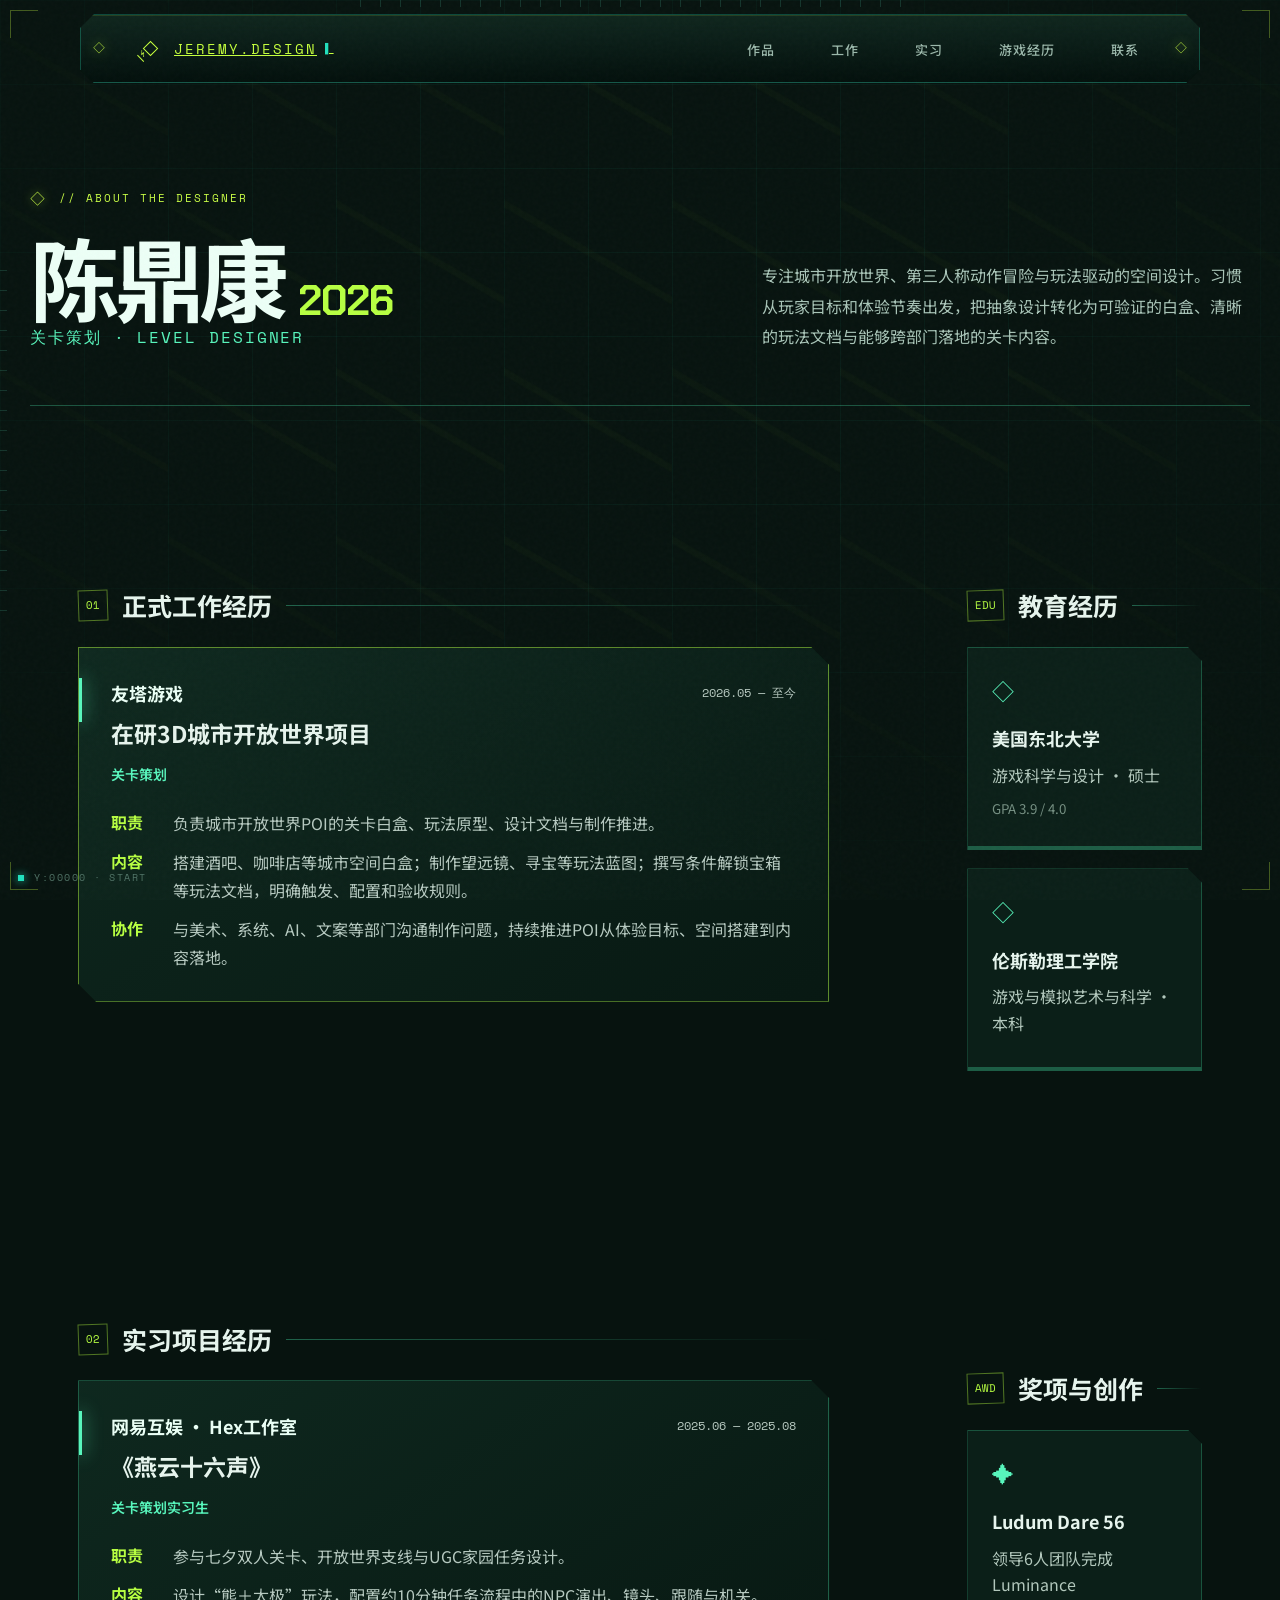
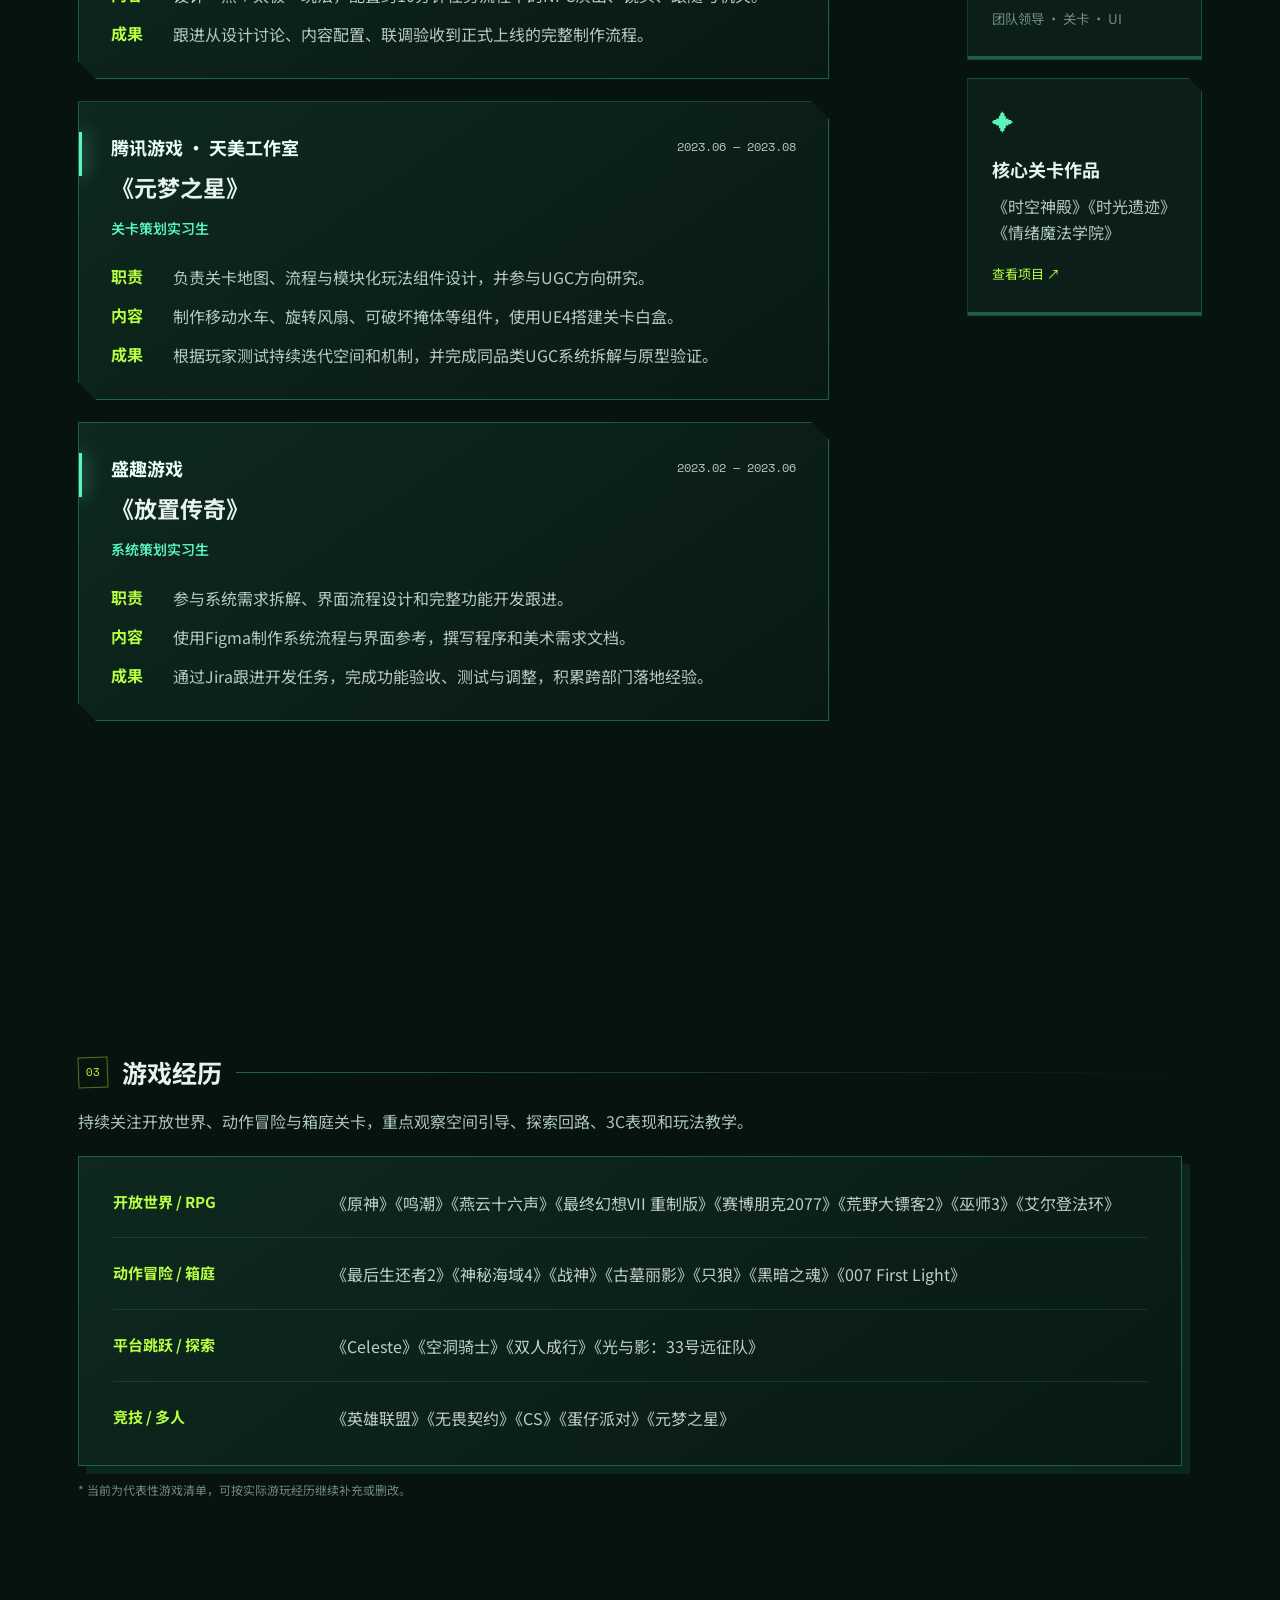
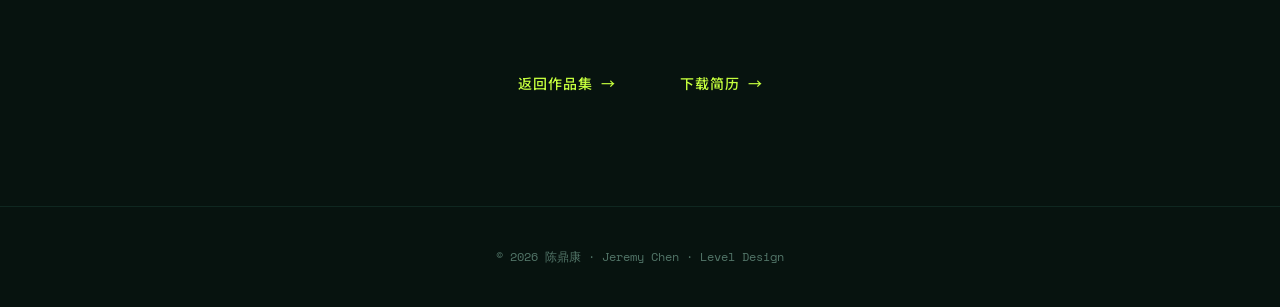
<file: about.html>
<!DOCTYPE html>
<html lang="zh-CN">
<head>
  <meta charset="UTF-8">
  <meta name="viewport" content="width=device-width, initial-scale=1.0">
  <script>document.documentElement.classList.add('fx');</script>
  <title>关于陈鼎康 — 关卡策划 / Level Designer</title>
  <meta name="description" content="陈鼎康的正式工作、游戏行业实习、教育背景、奖项与游戏经历。">
  <link rel="icon" type="image/svg+xml" href="favicon.svg">
  <link rel="preconnect" href="https://fonts.googleapis.com">
  <link rel="preconnect" href="https://fonts.gstatic.com" crossorigin>
  <link href="https://fonts.googleapis.com/css2?family=Chakra+Petch:wght@500;600;700&family=Noto+Sans+SC:wght@300;400;500;700;900&family=Space+Mono:wght@400;700&display=swap" rel="stylesheet">
  <link rel="stylesheet" href="style.css">
</head>
<body class="about-page">
<nav>
  <a class="nav-logo" href="index.html">JEREMY.design</a>
  <ul class="nav-links">
    <li><a href="index.html#projects">作品</a></li>
    <li><a href="#professional">工作</a></li>
    <li><a href="#internships">实习</a></li>
    <li><a href="#games">游戏经历</a></li>
    <li><a href="index.html#contact">联系</a></li>
  </ul>
</nav>

<main class="profile-shell">
  <header class="profile-hero">
    <div>
      <div class="section-label">// ABOUT THE DESIGNER</div>
      <h1>陈鼎康 <em>2026</em></h1>
      <p class="profile-role">关卡策划 · LEVEL DESIGNER</p>
    </div>
    <p class="profile-summary">专注城市开放世界、第三人称动作冒险与玩法驱动的空间设计。习惯从玩家目标和体验节奏出发，把抽象设计转化为可验证的白盒、清晰的玩法文档与能够跨部门落地的关卡内容。</p>
  </header>

  <div class="profile-layout">
    <div class="profile-main">
      <section class="profile-section" id="professional">
        <div class="profile-section-head"><span>01</span><h2>正式工作经历</h2></div>
        <article class="resume-card current-card">
          <div class="resume-card-head"><div><p class="resume-company">友塔游戏</p><h3>在研3D城市开放世界项目</h3><strong>关卡策划</strong></div><time>2026.05 — 至今</time></div>
          <dl class="resume-details">
            <div><dt>职责</dt><dd>负责城市开放世界POI的关卡白盒、玩法原型、设计文档与制作推进。</dd></div>
            <div><dt>内容</dt><dd>搭建酒吧、咖啡店等城市空间白盒；制作望远镜、寻宝等玩法蓝图；撰写条件解锁宝箱等玩法文档，明确触发、配置和验收规则。</dd></div>
            <div><dt>协作</dt><dd>与美术、系统、AI、文案等部门沟通制作问题，持续推进POI从体验目标、空间搭建到内容落地。</dd></div>
          </dl>
        </article>
      </section>

      <section class="profile-section" id="internships">
        <div class="profile-section-head"><span>02</span><h2>实习项目经历</h2></div>
        <article class="resume-card">
          <div class="resume-card-head"><div><p class="resume-company">网易互娱 · Hex工作室</p><h3>《燕云十六声》</h3><strong>关卡策划实习生</strong></div><time>2025.06 — 2025.08</time></div>
          <dl class="resume-details">
            <div><dt>职责</dt><dd>参与七夕双人关卡、开放世界支线与UGC家园任务设计。</dd></div>
            <div><dt>内容</dt><dd>设计“熊＋太极”玩法，配置约10分钟任务流程中的NPC演出、镜头、跟随与机关。</dd></div>
            <div><dt>成果</dt><dd>跟进从设计讨论、内容配置、联调验收到正式上线的完整制作流程。</dd></div>
          </dl>
        </article>
        <article class="resume-card">
          <div class="resume-card-head"><div><p class="resume-company">腾讯游戏 · 天美工作室</p><h3>《元梦之星》</h3><strong>关卡策划实习生</strong></div><time>2023.06 — 2023.08</time></div>
          <dl class="resume-details">
            <div><dt>职责</dt><dd>负责关卡地图、流程与模块化玩法组件设计，并参与UGC方向研究。</dd></div>
            <div><dt>内容</dt><dd>制作移动水车、旋转风扇、可破坏掩体等组件，使用UE4搭建关卡白盒。</dd></div>
            <div><dt>成果</dt><dd>根据玩家测试持续迭代空间和机制，并完成同品类UGC系统拆解与原型验证。</dd></div>
          </dl>
        </article>
        <article class="resume-card">
          <div class="resume-card-head"><div><p class="resume-company">盛趣游戏</p><h3>《放置传奇》</h3><strong>系统策划实习生</strong></div><time>2023.02 — 2023.06</time></div>
          <dl class="resume-details">
            <div><dt>职责</dt><dd>参与系统需求拆解、界面流程设计和完整功能开发跟进。</dd></div>
            <div><dt>内容</dt><dd>使用Figma制作系统流程与界面参考，撰写程序和美术需求文档。</dd></div>
            <div><dt>成果</dt><dd>通过Jira跟进开发任务，完成功能验收、测试与调整，积累跨部门落地经验。</dd></div>
          </dl>
        </article>
      </section>
    </div>

    <aside class="profile-side">
      <section class="side-group">
        <div class="profile-section-head"><span>EDU</span><h2>教育经历</h2></div>
        <article class="side-card"><span>◇</span><h3>美国东北大学</h3><p>游戏科学与设计 · 硕士</p><small>GPA 3.9 / 4.0</small></article>
        <article class="side-card"><span>◇</span><h3>伦斯勒理工学院</h3><p>游戏与模拟艺术与科学 · 本科</p></article>
      </section>
      <section class="side-group">
        <div class="profile-section-head"><span>AWD</span><h2>奖项与创作</h2></div>
        <article class="side-card"><span>✦</span><h3>Ludum Dare 56</h3><p>领导6人团队完成 Luminance</p><small>团队领导 · 关卡 · UI</small></article>
        <article class="side-card"><span>✦</span><h3>核心关卡作品</h3><p>《时空神殿》《时光遗迹》《情绪魔法学院》</p><a href="index.html#projects">查看项目 ↗</a></article>
      </section>
    </aside>
  </div>

  <section class="profile-section games-section" id="games">
    <div class="profile-section-head"><span>03</span><h2>游戏经历</h2></div>
    <p class="games-intro">持续关注开放世界、动作冒险与箱庭关卡，重点观察空间引导、探索回路、3C表现和玩法教学。</p>
    <div class="games-card">
      <div><h3>开放世界 / RPG</h3><p>《原神》《鸣潮》《燕云十六声》《最终幻想VII 重制版》《赛博朋克2077》《荒野大镖客2》《巫师3》《艾尔登法环》</p></div>
      <div><h3>动作冒险 / 箱庭</h3><p>《最后生还者2》《神秘海域4》《战神》《古墓丽影》《只狼》《黑暗之魂》《007 First Light》</p></div>
      <div><h3>平台跳跃 / 探索</h3><p>《Celeste》《空洞骑士》《双人成行》《光与影：33号远征队》</p></div>
      <div><h3>竞技 / 多人</h3><p>《英雄联盟》《无畏契约》《CS》《蛋仔派对》《元梦之星》</p></div>
    </div>
    <p class="games-note">* 当前为代表性游戏清单，可按实际游玩经历继续补充或删改。</p>
  </section>

  <div class="profile-actions"><a class="project-link" href="index.html#projects">返回作品集</a><a class="project-link" href="assets/resume/Jeremy-Chen-Resume.pdf" download>下载简历</a></div>
</main>

<footer><p>© 2026 陈鼎康 · Jeremy Chen · Level Design</p></footer>
<script src="fx.js" defer></script><script src="nav-boost.js" defer></script>
</body>
</html>
</file>
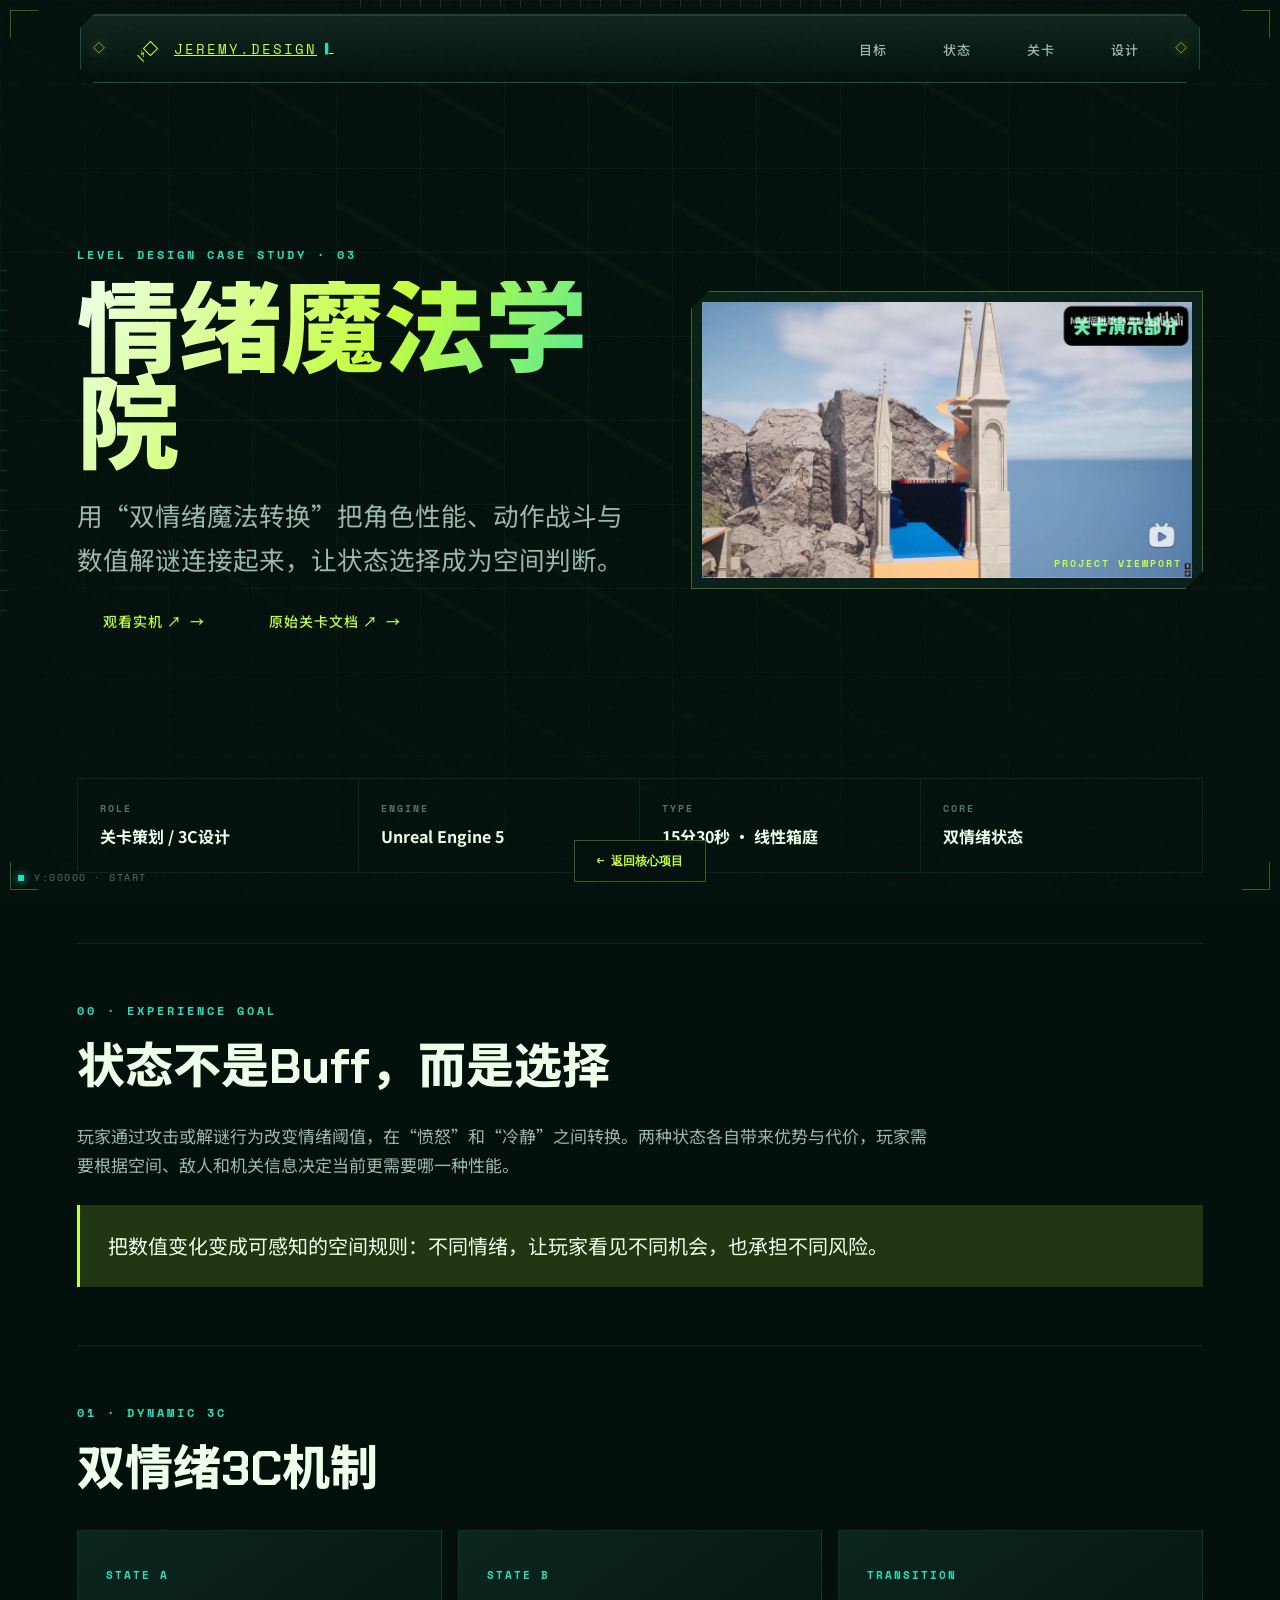
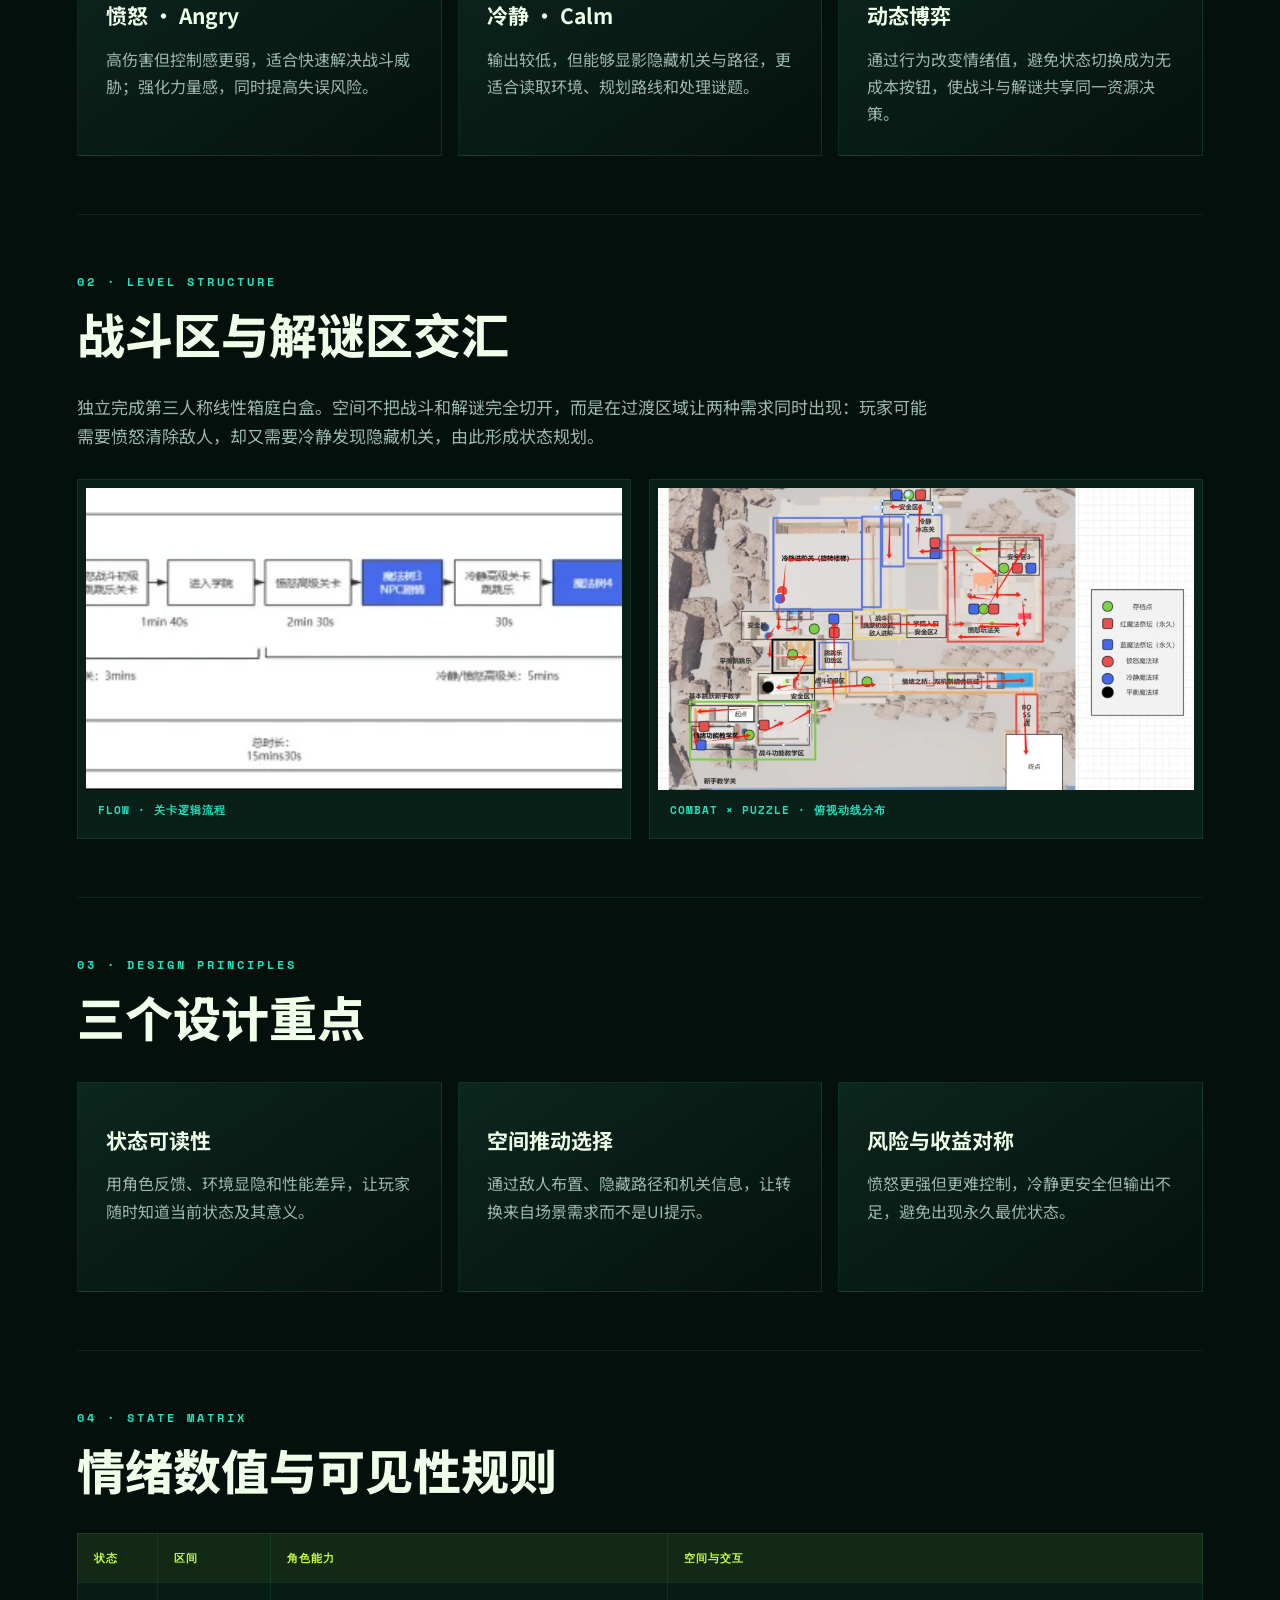
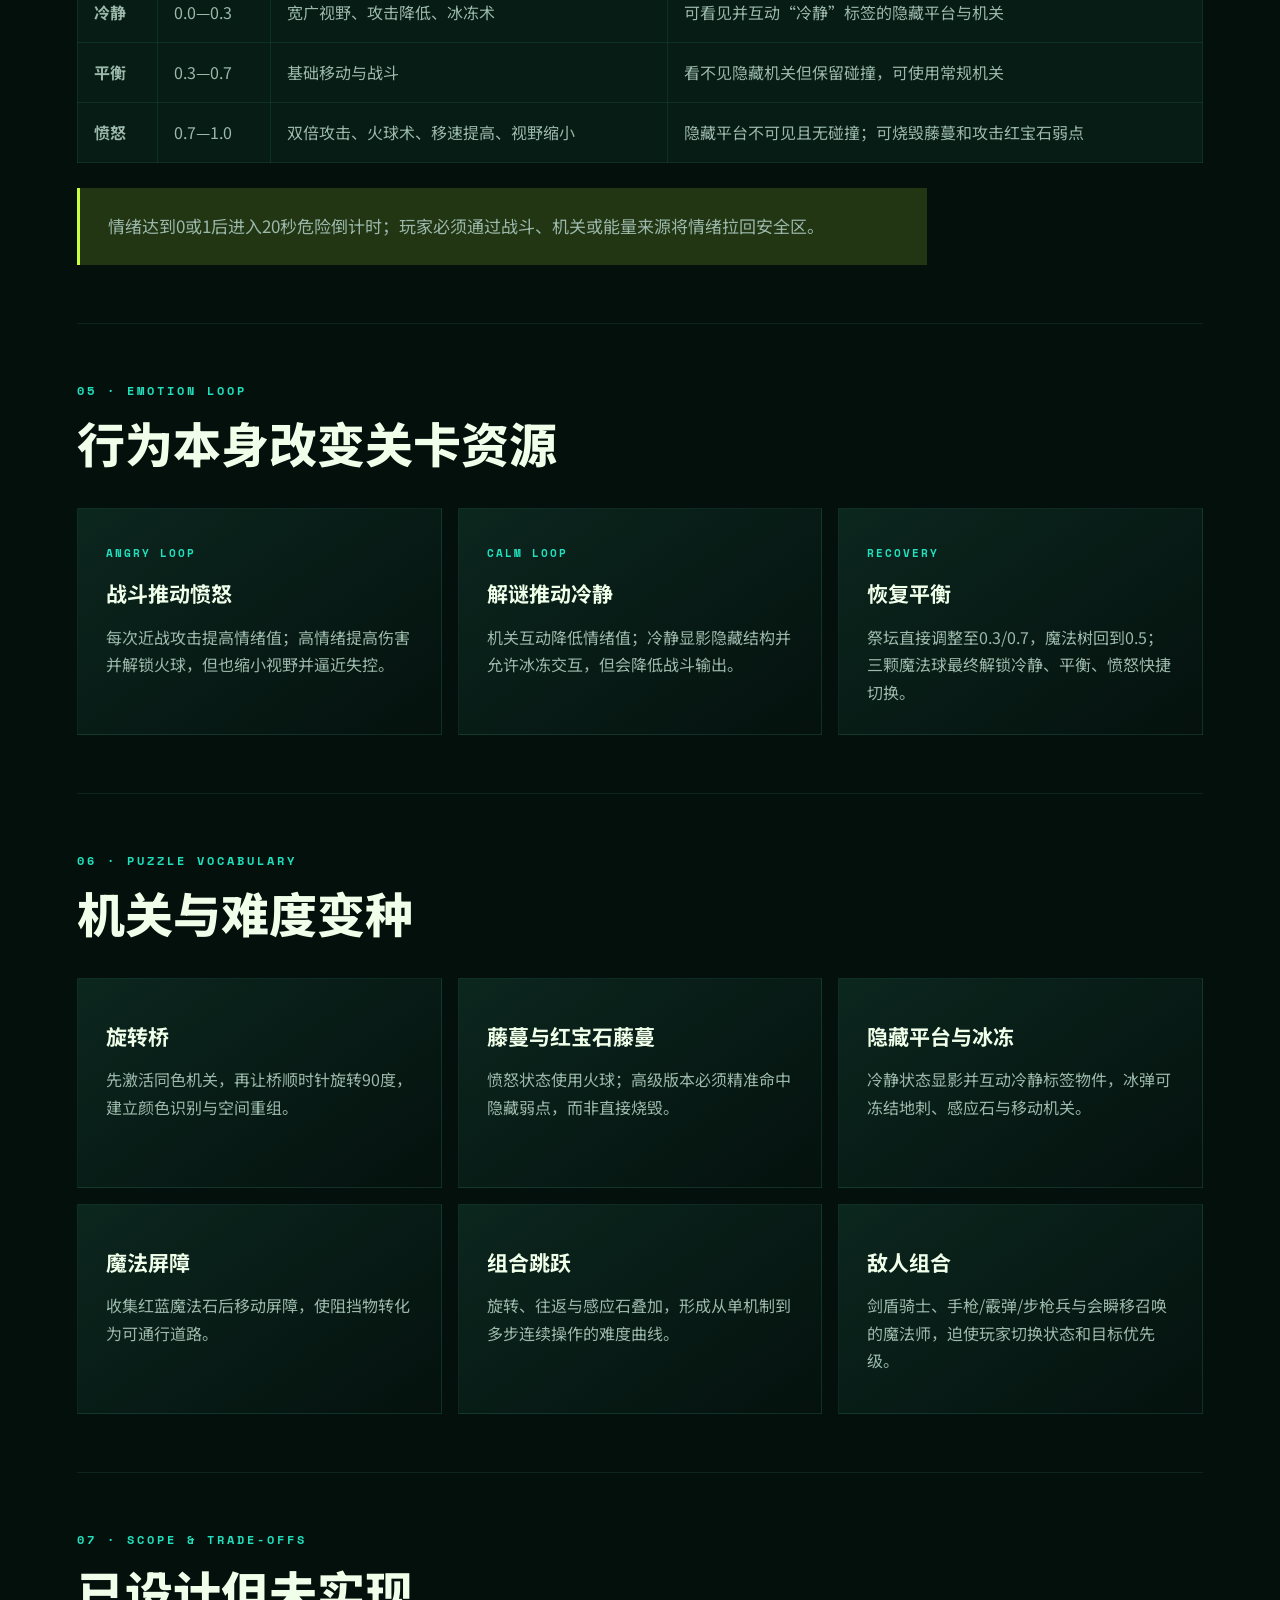
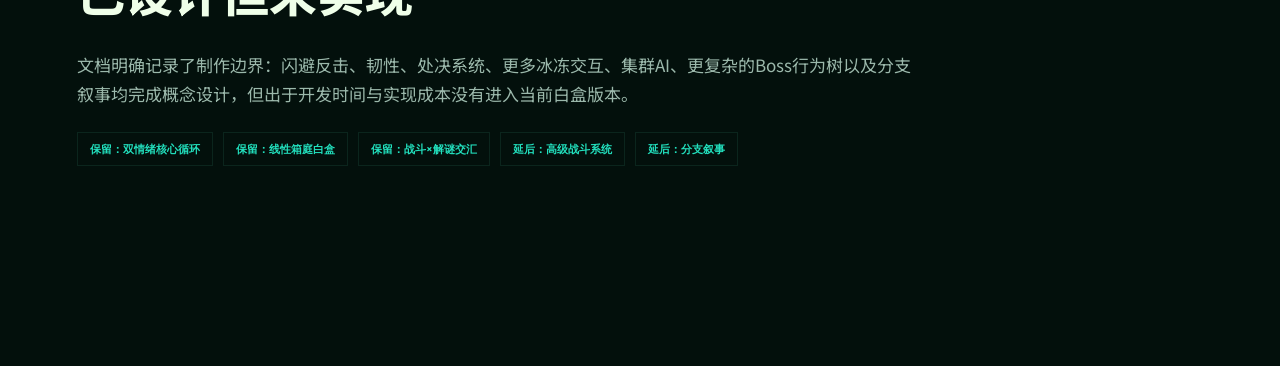
<file: emotion-academy.html>
<!doctype html>
<html lang="zh-CN">
<head>
<meta charset="utf-8">
<meta name="viewport" content="width=device-width,initial-scale=1">
<script>document.documentElement.classList.add('fx')</script>
<title>情绪魔法学院｜陈鼎康关卡设计</title>
<link rel="icon" href="favicon.svg">
<link rel="preconnect" href="https://fonts.googleapis.com">
<link rel="stylesheet" href="https://fonts.googleapis.com/css2?family=Chakra+Petch:wght@500;600;700&family=Noto+Sans+SC:wght@300;400;500;700;900&family=Space+Mono:wght@400;700&display=swap">
<link rel="stylesheet" href="style.css">
<link rel="stylesheet" href="project-detail.css">
</head>
<body class="detail-body">
<nav class="detail-nav">
<a class="nav-logo" href="index.html">JEREMY.design</a>
<ul class="nav-links">
<li>
<a href="#goal">目标</a>
</li>
<li>
<a href="#states">状态</a>
</li>
<li>
<a href="#level">关卡</a>
</li>
<li>
<a href="#design">设计</a>
</li>
</ul>
</nav>
<header class="detail-hero">
<div>
<div class="detail-kicker">LEVEL DESIGN CASE STUDY · 03</div>
<h1 class="detail-title">情绪魔法学院</h1>
<p class="detail-lead">用“双情绪魔法转换”把角色性能、动作战斗与数值解谜连接起来，让状态选择成为空间判断。</p>
<div class="detail-actions">
<a class="project-link" href="https://www.bilibili.com/video/BV1nePEz2Eyr/" target="_blank">观看实机 ↗</a>
<a class="project-link" href="https://docs.qq.com/doc/DVXpaRmZCTEVSRWNH" target="_blank">原始关卡文档 ↗</a>
</div>
</div>
<figure class="detail-cover">
<img src="images/projects/emotion-academy-cover.png" alt="情绪魔法学院">
</figure>
</header>
<main class="detail-main">
<div class="detail-meta">
<div>
<span>ROLE</span>
<strong>关卡策划 / 3C设计</strong>
</div>
<div>
<span>ENGINE</span>
<strong>Unreal Engine 5</strong>
</div>
<div>
<span>TYPE</span>
<strong>15分30秒 · 线性箱庭</strong>
</div>
<div>
<span>CORE</span>
<strong>双情绪状态</strong>
</div>
</div>
<section class="detail-section" id="goal">
<div class="detail-index">00 · EXPERIENCE GOAL</div>
<h2>状态不是Buff，而是选择</h2>
<p>玩家通过攻击或解谜行为改变情绪阈值，在“愤怒”和“冷静”之间转换。两种状态各自带来优势与代价，玩家需要根据空间、敌人和机关信息决定当前更需要哪一种性能。</p>
<div class="detail-quote">把数值变化变成可感知的空间规则：不同情绪，让玩家看见不同机会，也承担不同风险。</div>
</section>
<section class="detail-section" id="states">
<div class="detail-index">01 · DYNAMIC 3C</div>
<h2>双情绪3C机制</h2>
<div class="detail-grid">
<article class="detail-panel">
<b>STATE A</b>
<h3>愤怒 · Angry</h3>
<p>高伤害但控制感更弱，适合快速解决战斗威胁；强化力量感，同时提高失误风险。</p>
</article>
<article class="detail-panel">
<b>STATE B</b>
<h3>冷静 · Calm</h3>
<p>输出较低，但能够显影隐藏机关与路径，更适合读取环境、规划路线和处理谜题。</p>
</article>
<article class="detail-panel">
<b>TRANSITION</b>
<h3>动态博弈</h3>
<p>通过行为改变情绪值，避免状态切换成为无成本按钮，使战斗与解谜共享同一资源决策。</p>
</article>
</div>
</section>
<section class="detail-section" id="level">
<div class="detail-index">02 · LEVEL STRUCTURE</div>
<h2>战斗区与解谜区交汇</h2>
<p>独立完成第三人称线性箱庭白盒。空间不把战斗和解谜完全切开，而是在过渡区域让两种需求同时出现：玩家可能需要愤怒清除敌人，却又需要冷静发现隐藏机关，由此形成状态规划。</p>
<div class="detail-gallery">
<figure>
<img src="images/projects/ldd/emotion-flow.webp" alt="情绪魔法学院逻辑流程">
<figcaption>FLOW · 关卡逻辑流程</figcaption>
</figure>
<figure>
<img src="images/projects/ldd/emotion-route.webp" alt="情绪魔法学院俯视动线图">
<figcaption>COMBAT × PUZZLE · 俯视动线分布</figcaption>
</figure>
</div>
</section>
<section class="detail-section" id="design">
<div class="detail-index">03 · DESIGN PRINCIPLES</div>
<h2>三个设计重点</h2>
<div class="detail-grid">
<article class="detail-panel">
<h3>状态可读性</h3>
<p>用角色反馈、环境显隐和性能差异，让玩家随时知道当前状态及其意义。</p>
</article>
<article class="detail-panel">
<h3>空间推动选择</h3>
<p>通过敌人布置、隐藏路径和机关信息，让转换来自场景需求而不是UI提示。</p>
</article>
<article class="detail-panel">
<h3>风险与收益对称</h3>
<p>愤怒更强但更难控制，冷静更安全但输出不足，避免出现永久最优状态。</p>
</article>
</div>
</section>
<section class="detail-section" id="state-table"><div class="detail-index">04 · STATE MATRIX</div><h2>情绪数值与可见性规则</h2>
<table class="rule-table"><thead><tr><th>状态</th><th>区间</th><th>角色能力</th><th>空间与交互</th></tr></thead><tbody><tr><td><strong>冷静</strong></td><td>0.0—0.3</td><td>宽广视野、攻击降低、冰冻术</td><td>可看见并互动“冷静”标签的隐藏平台与机关</td></tr><tr><td><strong>平衡</strong></td><td>0.3—0.7</td><td>基础移动与战斗</td><td>看不见隐藏机关但保留碰撞，可使用常规机关</td></tr><tr><td><strong>愤怒</strong></td><td>0.7—1.0</td><td>双倍攻击、火球术、移速提高、视野缩小</td><td>隐藏平台不可见且无碰撞；可烧毁藤蔓和攻击红宝石弱点</td></tr></tbody></table>
<p class="detail-quote">情绪达到0或1后进入20秒危险倒计时；玩家必须通过战斗、机关或能量来源将情绪拉回安全区。</p></section>
<section class="detail-section" id="loop"><div class="detail-index">05 · EMOTION LOOP</div><h2>行为本身改变关卡资源</h2>
<div class="detail-grid"><article class="detail-panel"><b>ANGRY LOOP</b><h3>战斗推动愤怒</h3><p>每次近战攻击提高情绪值；高情绪提高伤害并解锁火球，但也缩小视野并逼近失控。</p></article><article class="detail-panel"><b>CALM LOOP</b><h3>解谜推动冷静</h3><p>机关互动降低情绪值；冷静显影隐藏结构并允许冰冻交互，但会降低战斗输出。</p></article><article class="detail-panel"><b>RECOVERY</b><h3>恢复平衡</h3><p>祭坛直接调整至0.3/0.7，魔法树回到0.5；三颗魔法球最终解锁冷静、平衡、愤怒快捷切换。</p></article></div></section>
<section class="detail-section" id="apparatus"><div class="detail-index">06 · PUZZLE VOCABULARY</div><h2>机关与难度变种</h2><div class="detail-grid"><article class="detail-panel"><h3>旋转桥</h3><p>先激活同色机关，再让桥顺时针旋转90度，建立颜色识别与空间重组。</p></article><article class="detail-panel"><h3>藤蔓与红宝石藤蔓</h3><p>愤怒状态使用火球；高级版本必须精准命中隐藏弱点，而非直接烧毁。</p></article><article class="detail-panel"><h3>隐藏平台与冰冻</h3><p>冷静状态显影并互动冷静标签物件，冰弹可冻结地刺、感应石与移动机关。</p></article><article class="detail-panel"><h3>魔法屏障</h3><p>收集红蓝魔法石后移动屏障，使阻挡物转化为可通行道路。</p></article><article class="detail-panel"><h3>组合跳跃</h3><p>旋转、往返与感应石叠加，形成从单机制到多步连续操作的难度曲线。</p></article><article class="detail-panel"><h3>敌人组合</h3><p>剑盾骑士、手枪/霰弹/步枪兵与会瞬移召唤的魔法师，迫使玩家切换状态和目标优先级。</p></article></div></section>
<section class="detail-section" id="scope"><div class="detail-index">07 · SCOPE & TRADE-OFFS</div><h2>已设计但未实现</h2><p>文档明确记录了制作边界：闪避反击、韧性、处决系统、更多冰冻交互、集群AI、更复杂的Boss行为树以及分支叙事均完成概念设计，但出于开发时间与实现成本没有进入当前白盒版本。</p><div class="metric-strip"><span>保留：双情绪核心循环</span><span>保留：线性箱庭白盒</span><span>保留：战斗×解谜交汇</span><span>延后：高级战斗系统</span><span>延后：分支叙事</span></div></section>
</main>
<div class="back-strip">
<a href="index.html#projects">← 返回核心项目</a>
</div>
<script src="fx.js" defer>
</script>
<script src="nav-boost.js" defer>
</script>
</body>
</html>
</file>
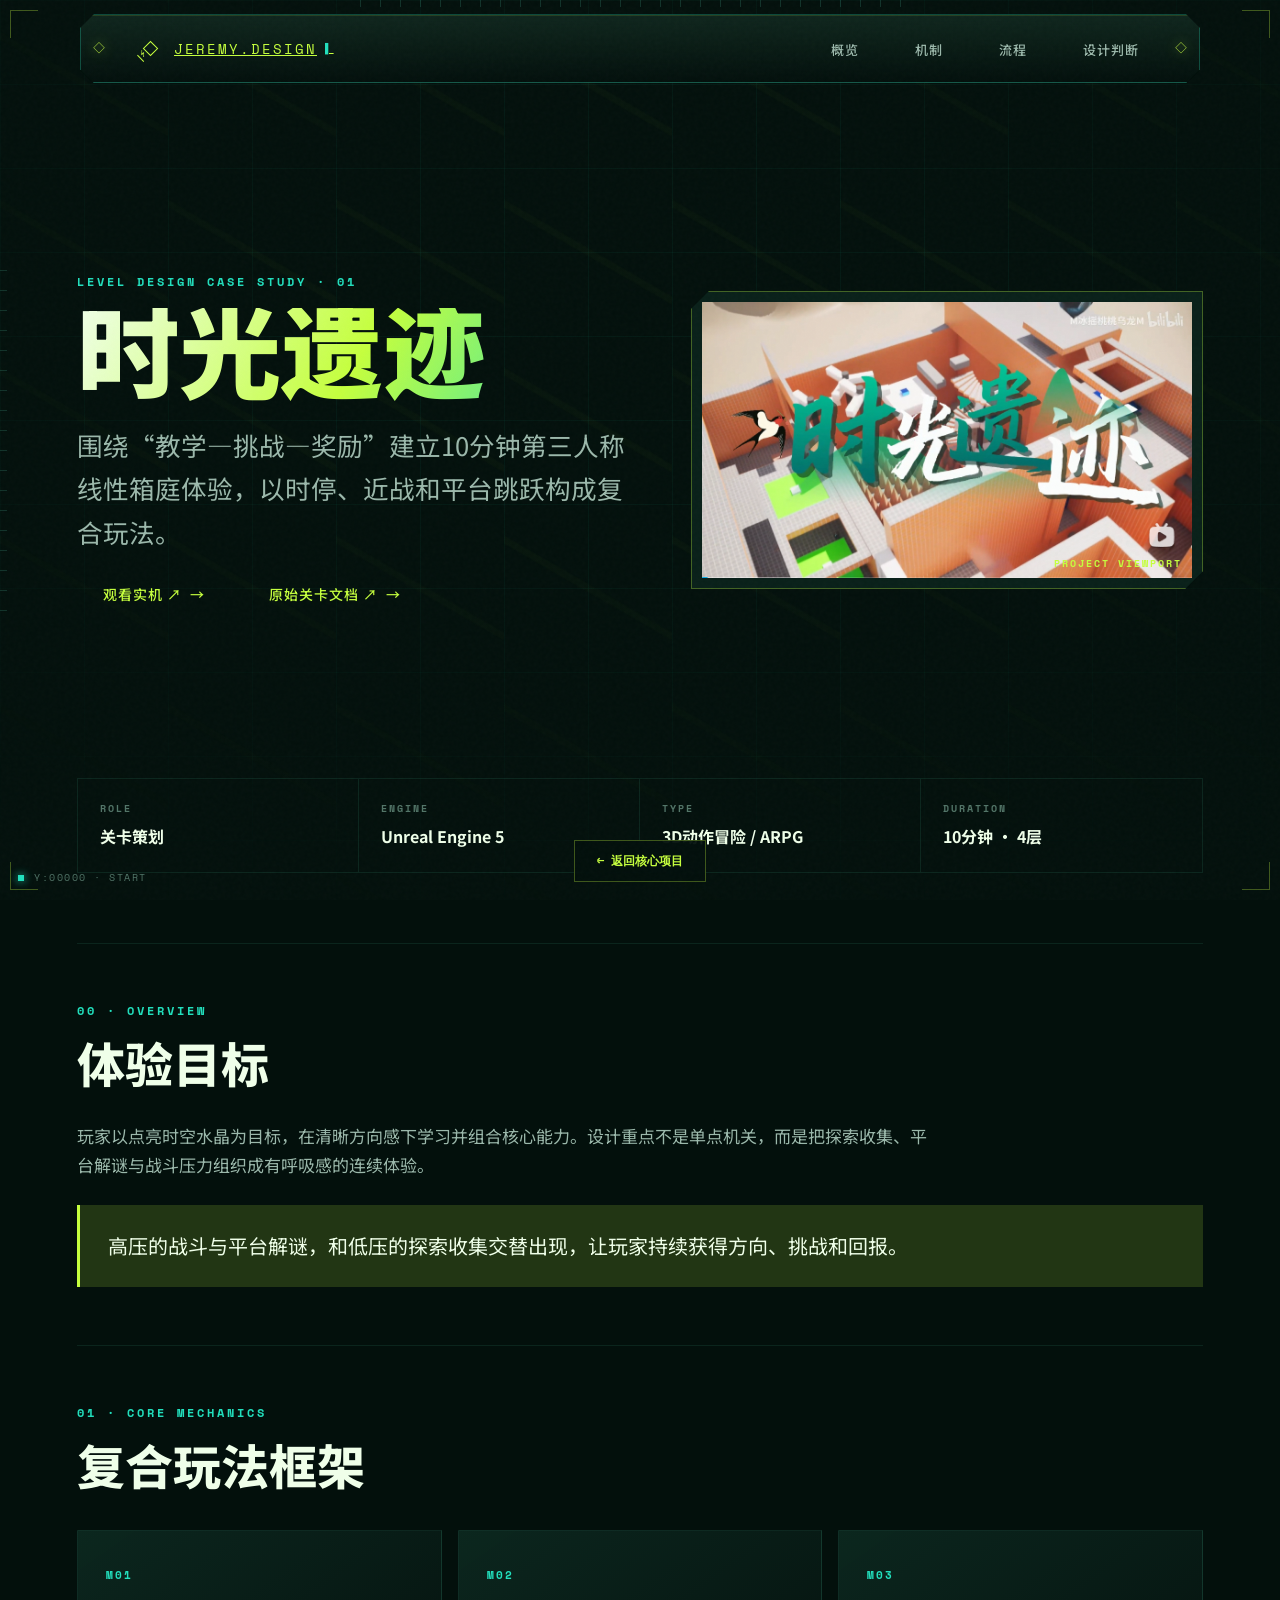
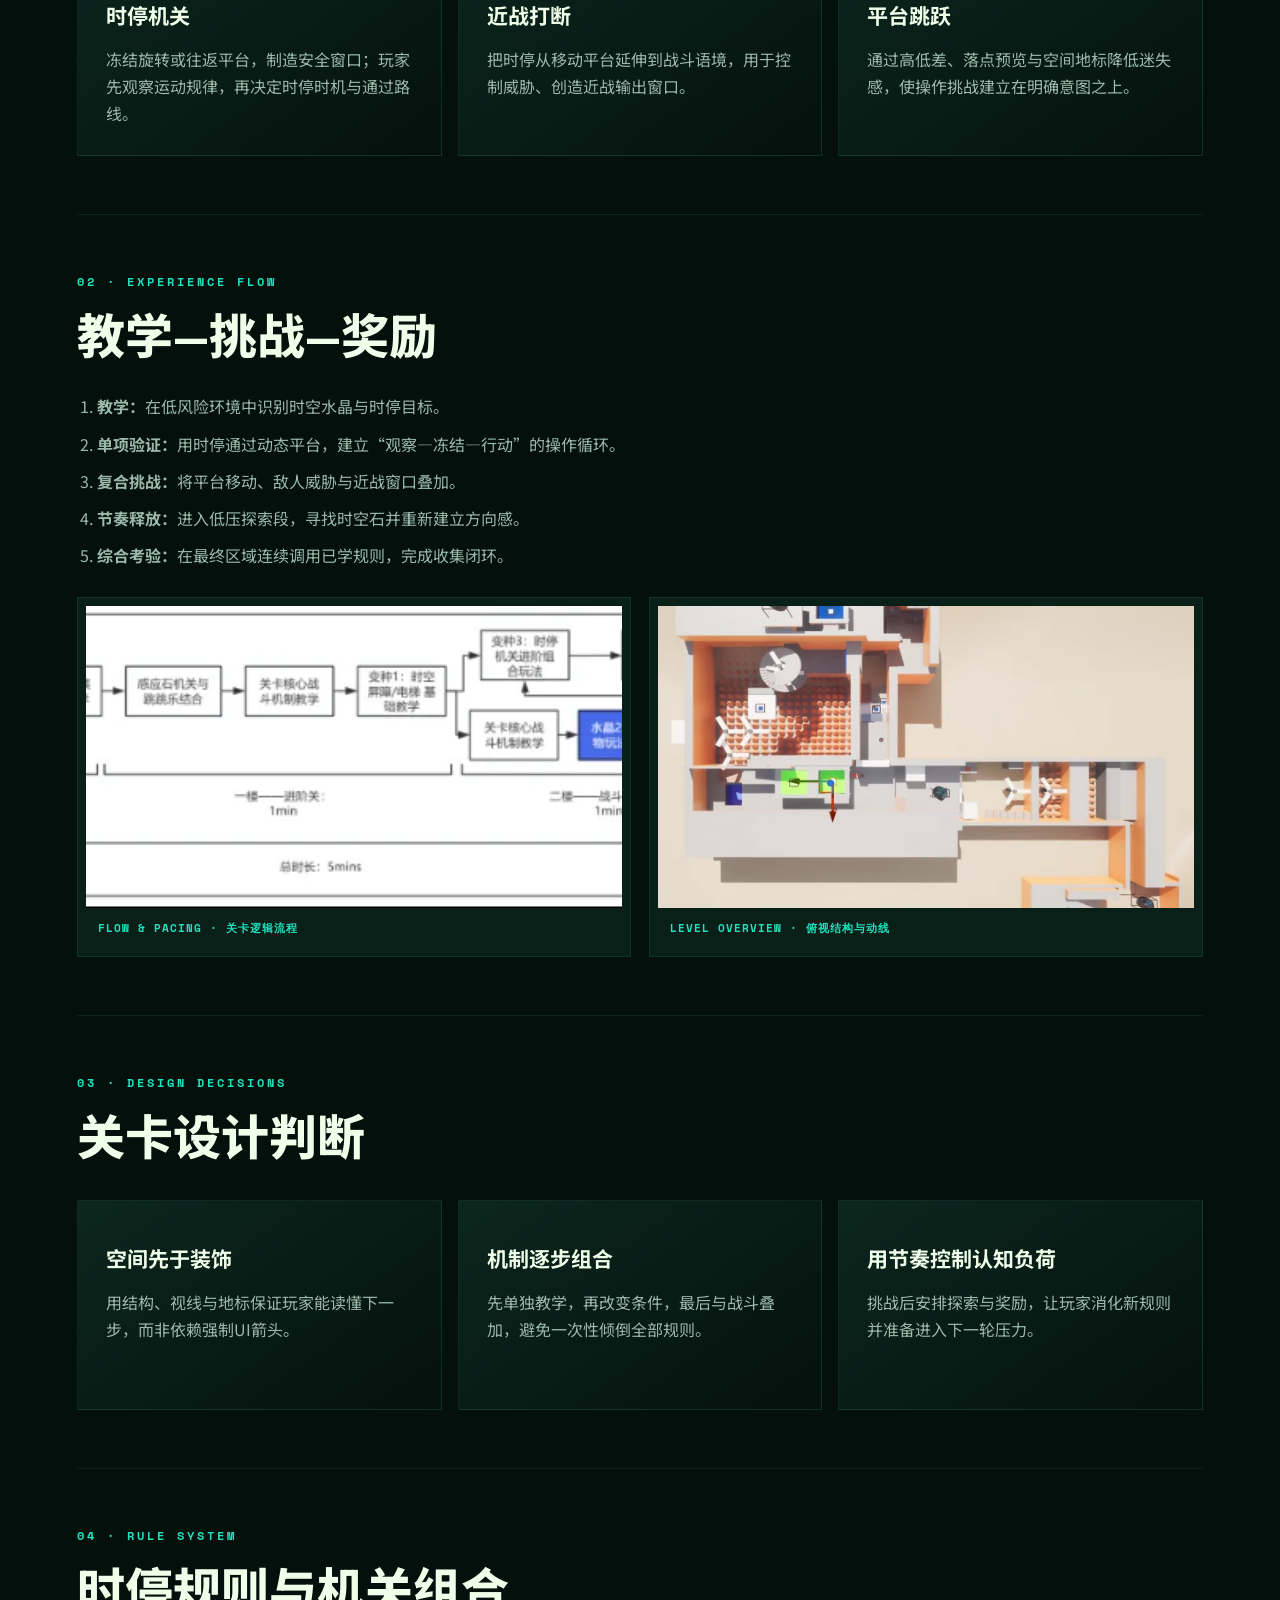
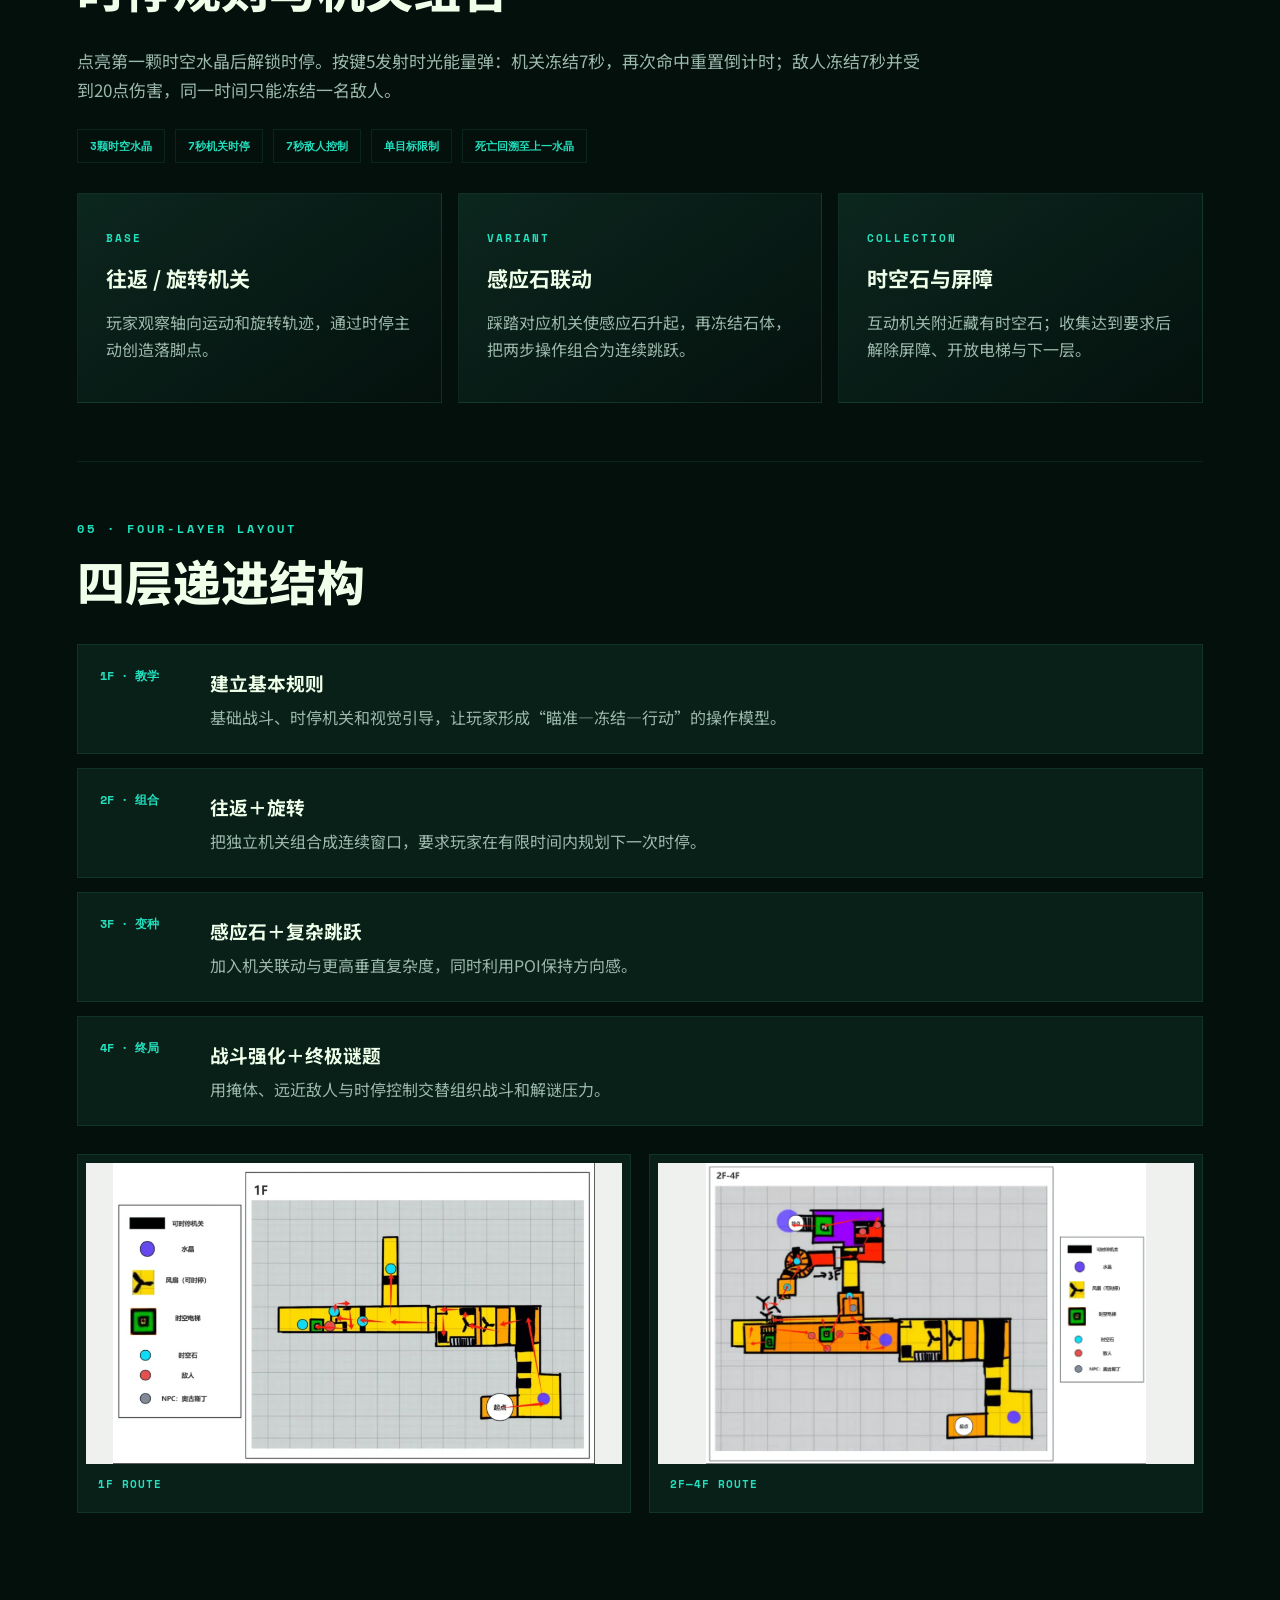
<file: time-ruins.html>
<!doctype html>
<html lang="zh-CN">
<head>
<meta charset="utf-8">
<meta name="viewport" content="width=device-width,initial-scale=1">
<script>document.documentElement.classList.add('fx')</script>
<title>时光遗迹｜陈鼎康关卡设计</title>
<link rel="icon" href="favicon.svg">
<link rel="preconnect" href="https://fonts.googleapis.com">
<link rel="stylesheet" href="https://fonts.googleapis.com/css2?family=Chakra+Petch:wght@500;600;700&family=Noto+Sans+SC:wght@300;400;500;700;900&family=Space+Mono:wght@400;700&display=swap">
<link rel="stylesheet" href="style.css">
<link rel="stylesheet" href="project-detail.css">
</head>
<body class="detail-body">
<nav class="detail-nav">
<a class="nav-logo" href="index.html">JEREMY.design</a>
<ul class="nav-links">
<li>
<a href="#overview">概览</a>
</li>
<li>
<a href="#mechanics">机制</a>
</li>
<li>
<a href="#flow">流程</a>
</li>
<li>
<a href="#reflection">设计判断</a>
</li>
</ul>
</nav>
<header class="detail-hero">
<div>
<div class="detail-kicker">LEVEL DESIGN CASE STUDY · 01</div>
<h1 class="detail-title">时光遗迹</h1>
<p class="detail-lead">围绕“教学—挑战—奖励”建立10分钟第三人称线性箱庭体验，以时停、近战和平台跳跃构成复合玩法。</p>
<div class="detail-actions">
<a class="project-link" href="https://www.bilibili.com/video/BV1FjAozSE37/" target="_blank">观看实机 ↗</a>
<a class="project-link" href="https://docs.qq.com/doc/DVWtwZXpOTEhWVGx0" target="_blank">原始关卡文档 ↗</a>
</div>
</div>
<figure class="detail-cover">
<img src="images/projects/time-ruins-cover.png" alt="时光遗迹">
</figure>
</header>
<main class="detail-main">
<div class="detail-meta">
<div>
<span>ROLE</span>
<strong>关卡策划</strong>
</div>
<div>
<span>ENGINE</span>
<strong>Unreal Engine 5</strong>
</div>
<div>
<span>TYPE</span>
<strong>3D动作冒险 / ARPG</strong>
</div>
<div>
<span>DURATION</span>
<strong>10分钟 · 4层</strong>
</div>
</div>
<section class="detail-section" id="overview">
<div class="detail-index">00 · OVERVIEW</div>
<h2>体验目标</h2>
<p>玩家以点亮时空水晶为目标，在清晰方向感下学习并组合核心能力。设计重点不是单点机关，而是把探索收集、平台解谜与战斗压力组织成有呼吸感的连续体验。</p>
<div class="detail-quote">高压的战斗与平台解谜，和低压的探索收集交替出现，让玩家持续获得方向、挑战和回报。</div>
</section>
<section class="detail-section" id="mechanics">
<div class="detail-index">01 · CORE MECHANICS</div>
<h2>复合玩法框架</h2>
<div class="detail-grid">
<article class="detail-panel">
<b>M01</b>
<h3>时停机关</h3>
<p>冻结旋转或往返平台，制造安全窗口；玩家先观察运动规律，再决定时停时机与通过路线。</p>
</article>
<article class="detail-panel">
<b>M02</b>
<h3>近战打断</h3>
<p>把时停从移动平台延伸到战斗语境，用于控制威胁、创造近战输出窗口。</p>
</article>
<article class="detail-panel">
<b>M03</b>
<h3>平台跳跃</h3>
<p>通过高低差、落点预览与空间地标降低迷失感，使操作挑战建立在明确意图之上。</p>
</article>
</div>
</section>
<section class="detail-section" id="flow">
<div class="detail-index">02 · EXPERIENCE FLOW</div>
<h2>教学—挑战—奖励</h2>
<ol class="detail-list">
<li>
<strong>教学：</strong>在低风险环境中识别时空水晶与时停目标。</li>
<li>
<strong>单项验证：</strong>用时停通过动态平台，建立“观察—冻结—行动”的操作循环。</li>
<li>
<strong>复合挑战：</strong>将平台移动、敌人威胁与近战窗口叠加。</li>
<li>
<strong>节奏释放：</strong>进入低压探索段，寻找时空石并重新建立方向感。</li>
<li>
<strong>综合考验：</strong>在最终区域连续调用已学规则，完成收集闭环。</li>
</ol>
<div class="detail-gallery">
<figure>
<img src="images/projects/ldd/ruins-flow.webp" alt="时光遗迹完整逻辑流程图">
<figcaption>FLOW & PACING · 关卡逻辑流程</figcaption>
</figure>
<figure>
<img src="images/projects/ldd/ruins-overview.webp" alt="时光遗迹关卡俯视图与动线">
<figcaption>LEVEL OVERVIEW · 俯视结构与动线</figcaption>
</figure>
</div>
</section>
<section class="detail-section" id="reflection">
<div class="detail-index">03 · DESIGN DECISIONS</div>
<h2>关卡设计判断</h2>
<div class="detail-grid">
<article class="detail-panel">
<h3>空间先于装饰</h3>
<p>用结构、视线与地标保证玩家能读懂下一步，而非依赖强制UI箭头。</p>
</article>
<article class="detail-panel">
<h3>机制逐步组合</h3>
<p>先单独教学，再改变条件，最后与战斗叠加，避免一次性倾倒全部规则。</p>
</article>
<article class="detail-panel">
<h3>用节奏控制认知负荷</h3>
<p>挑战后安排探索与奖励，让玩家消化新规则并准备进入下一轮压力。</p>
</article>
</div>
</section>
<section class="detail-section" id="rules">
<div class="detail-index">04 · RULE SYSTEM</div><h2>时停规则与机关组合</h2>
<p>点亮第一颗时空水晶后解锁时停。按键5发射时光能量弹：机关冻结7秒，再次命中重置倒计时；敌人冻结7秒并受到20点伤害，同一时间只能冻结一名敌人。</p>
<div class="metric-strip"><span>3颗时空水晶</span><span>7秒机关时停</span><span>7秒敌人控制</span><span>单目标限制</span><span>死亡回溯至上一水晶</span></div>
<div class="detail-grid"><article class="detail-panel"><b>BASE</b><h3>往返 / 旋转机关</h3><p>玩家观察轴向运动和旋转轨迹，通过时停主动创造落脚点。</p></article><article class="detail-panel"><b>VARIANT</b><h3>感应石联动</h3><p>踩踏对应机关使感应石升起，再冻结石体，把两步操作组合为连续跳跃。</p></article><article class="detail-panel"><b>COLLECTION</b><h3>时空石与屏障</h3><p>互动机关附近藏有时空石；收集达到要求后解除屏障、开放电梯与下一层。</p></article></div>
</section>
<section class="detail-section" id="layout"><div class="detail-index">05 · FOUR-LAYER LAYOUT</div><h2>四层递进结构</h2>
<div class="act-list"><div class="act-row"><b>1F · 教学</b><div><h3>建立基本规则</h3><p>基础战斗、时停机关和视觉引导，让玩家形成“瞄准—冻结—行动”的操作模型。</p></div></div><div class="act-row"><b>2F · 组合</b><div><h3>往返＋旋转</h3><p>把独立机关组合成连续窗口，要求玩家在有限时间内规划下一次时停。</p></div></div><div class="act-row"><b>3F · 变种</b><div><h3>感应石＋复杂跳跃</h3><p>加入机关联动与更高垂直复杂度，同时利用POI保持方向感。</p></div></div><div class="act-row"><b>4F · 终局</b><div><h3>战斗强化＋终极谜题</h3><p>用掩体、远近敌人与时停控制交替组织战斗和解谜压力。</p></div></div></div>
<div class="detail-gallery four contain"><figure><img src="images/projects/ldd/ruins-route-l1.webp" alt="时光遗迹一层动线"><figcaption>1F ROUTE</figcaption></figure><figure><img src="images/projects/ldd/ruins-route-l2-4.webp" alt="时光遗迹二至四层动线"><figcaption>2F—4F ROUTE</figcaption></figure></div></section>
</main>
<div class="back-strip">
<a href="index.html#projects">← 返回核心项目</a>
</div>
<script src="fx.js" defer>
</script>
<script src="nav-boost.js" defer>
</script>
</body>
</html>
</file>
<file: style.css>
/* ═══════════════════════════════════════════════════════════════
   JEREMY.design — 「关卡编辑器 / 白盒蓝图」主题
   设计语言：蓝图网格 × 编辑器 HUD × 白盒线框
   所有组件按类名驱动 —— 新增作品只需复用现有类名即可自动获得
   完整的悬停 / 入场 / 选框效果（模板见各 section 末尾注释）。
   ═══════════════════════════════════════════════════════════════ */
:root {
  --bg-primary: #03100c;
  --bg-secondary: #061712;
  --bg-card: #092019;
  --bg-card-hover: #0d2a21;
  --text-primary: #efffe9;
  --text-secondary: #9bb8ab;
  --text-muted: #527568;
  --accent: #c5ff3d;
  --accent-soft: #e4ff8a;
  --accent-glow: rgba(197, 255, 61, 0.16);
  --accent2: #22dfbd;
  --accent2-glow: rgba(34, 223, 189, 0.12);
  --blueprint: #4cbd9f;
  --border: rgba(76, 189, 159, 0.12);
  --border-hover: rgba(197, 255, 61, 0.30);
  --radius: 14px;
  --font-cn: 'Noto Sans SC', sans-serif;
  --font-mono: 'Space Mono', monospace;
  --font-display: 'Chakra Petch', 'Noto Sans SC', sans-serif;
  --ease-out: cubic-bezier(.22, 1, .36, 1);
  --ease-spring: cubic-bezier(.34, 1.45, .5, 1);
  --grid-alpha: 0.05;
}

* { margin: 0; padding: 0; box-sizing: border-box; }

html {
  scroll-behavior: smooth;
  scroll-padding-top: 90px;
  scrollbar-width: thin;
  scrollbar-color: rgba(197, 255, 61, .55) var(--bg-primary);
}

::-webkit-scrollbar { width: 10px; height: 8px; }
::-webkit-scrollbar-track { background: var(--bg-primary); }
::-webkit-scrollbar-thumb {
  background: linear-gradient(var(--accent), #638f16);
  border-radius: 8px;
  border: 2px solid var(--bg-primary);
}

::selection { background: rgba(197, 255, 61, .85); color: #0a0a0f; }

body {
  background: var(--bg-primary);
  color: var(--text-primary);
  font-family: var(--font-cn);
  overflow-x: hidden;
  line-height: 1.7;
}

/* ===== 蓝图网格底（全站固定层） ===== */
body::before {
  content: '';
  position: fixed;
  inset: 0;
  z-index: 0;
  pointer-events: none;
  background-image:
    linear-gradient(rgba(93, 150, 255, calc(var(--grid-alpha) * .9)) 1px, transparent 1px),
    linear-gradient(90deg, rgba(93, 150, 255, calc(var(--grid-alpha) * .9)) 1px, transparent 1px),
    linear-gradient(rgba(93, 150, 255, calc(var(--grid-alpha) * .45)) 1px, transparent 1px),
    linear-gradient(90deg, rgba(93, 150, 255, calc(var(--grid-alpha) * .45)) 1px, transparent 1px);
  background-size: 96px 96px, 96px 96px, 24px 24px, 24px 24px;
  mask-image: radial-gradient(ellipse 90% 80% at 50% 40%, black 30%, rgba(0,0,0,.35));
  transition: opacity .6s;
}

body > * { position: relative; z-index: 1; }

/* ===== 颗粒噪点 ===== */
body::after {
  content: '';
  position: fixed;
  inset: 0;
  background: url("data:image/svg+xml,%3Csvg viewBox='0 0 256 256' xmlns='http://www.w3.org/2000/svg'%3E%3Cfilter id='noise'%3E%3CfeTurbulence type='fractalNoise' baseFrequency='0.9' numOctaves='4' stitchTiles='stitch'/%3E%3C/filter%3E%3Crect width='100%25' height='100%25' filter='url(%23noise)' opacity='0.025'/%3E%3C/svg%3E");
  pointer-events: none;
  z-index: 9990;
}

/* ═══════════════════════════════════════════
   编辑器 HUD：视口边框 / 刻度尺 / 坐标读数
   （元素由 fx.js 注入，纯装饰，aria-hidden）
   ═══════════════════════════════════════════ */
.hud-frame { position: fixed; inset: 0; pointer-events: none; z-index: 9991; opacity: .8; }

.hud-corner {
  position: absolute;
  width: 22px; height: 22px;
  border: 1px solid rgba(76, 189, 159, .4);
}
.hud-corner.tl { top: 10px; left: 10px; border-right: none; border-bottom: none; }
.hud-corner.tr { top: 10px; right: 10px; border-left: none; border-bottom: none; }
.hud-corner.bl { bottom: 10px; left: 10px; border-right: none; border-top: none; }
.hud-corner.br { bottom: 10px; right: 10px; border-left: none; border-top: none; }

.hud-ruler-x, .hud-ruler-y { position: absolute; opacity: .5; }
.hud-ruler-x {
  top: 0; left: 50%; transform: translateX(-50%);
  width: min(560px, 44vw); height: 7px;
  background: repeating-linear-gradient(90deg,
    rgba(76, 189, 159, .5) 0 1px, transparent 1px 20px);
}
.hud-ruler-y {
  left: 0; top: 50%; transform: translateY(-50%);
  height: min(400px, 40vh); width: 7px;
  background: repeating-linear-gradient(180deg,
    rgba(76, 189, 159, .5) 0 1px, transparent 1px 20px);
}

.hud-readout {
  position: fixed;
  left: 18px; bottom: 14px;
  z-index: 9992;
  font-family: var(--font-mono);
  font-size: 10px;
  letter-spacing: 1.5px;
  color: var(--text-muted);
  pointer-events: none;
  display: flex;
  align-items: center;
  gap: 10px;
  text-transform: uppercase;
}
.hud-readout .rd-dot {
  width: 6px; height: 6px;
  background: var(--accent2);
  box-shadow: 0 0 8px var(--accent2);
  animation: blink 2.4s infinite;
}
.hud-readout .rd-mode { color: var(--accent2); }

/* ===== 顶部滚动进度条 ===== */
.scroll-progress {
  position: fixed;
  top: 0; left: 0;
  width: 100%; height: 2px;
  z-index: 10001;
  background: linear-gradient(90deg, var(--accent), var(--accent-soft), var(--accent2));
  transform-origin: 0 50%;
  transform: scaleX(0);
  pointer-events: none;
}

/* nav-boost 点击进度条配色对齐主题 */
#__nav_progress {
  background: linear-gradient(90deg, var(--accent), var(--accent-soft), var(--accent)) !important;
  box-shadow: 0 0 10px rgba(197, 255, 61, .7) !important;
}

/* ═══════════════════════════════════════════
   自定义准星光标（仅精确指针设备启用）
   ═══════════════════════════════════════════ */
html.fx.cursor-on, html.fx.cursor-on * { cursor: none !important; }

.cursor-dot, .cursor-ring {
  position: fixed;
  top: 0; left: 0;
  pointer-events: none;
  z-index: 10002;
  will-change: transform;
}
.cursor-dot {
  width: 5px; height: 5px;
  margin: -2.5px 0 0 -2.5px;
  background: var(--accent);
  border-radius: 50%;
  box-shadow: 0 0 8px rgba(197, 255, 61, .8);
}
.cursor-ring {
  width: 34px; height: 34px;
  margin: -17px 0 0 -17px;
  opacity: .9;
  transition: opacity .25s;
}
.cursor-ring::before {
  content: '';
  position: absolute; inset: 8px;
  border: 1px solid rgba(236, 234, 228, .55);
  border-radius: 50%;
  transition: inset .22s var(--ease-out), border-color .22s, border-radius .22s;
}
/* 悬停可交互元素 → 圆环展开为编辑器选框 */
.cursor-ring.is-link::before {
  inset: 0;
  border-radius: 6px;
  border-color: var(--accent);
}
.cursor-ring .c-tick {
  position: absolute;
  width: 7px; height: 7px;
  opacity: 0;
  border-color: var(--accent);
  border-style: solid;
  border-width: 0;
  transition: opacity .2s, transform .25s var(--ease-spring);
}
.cursor-ring .c-tick.t1 { top: -3px; left: -3px; border-top-width: 2px; border-left-width: 2px; }
.cursor-ring .c-tick.t2 { top: -3px; right: -3px; border-top-width: 2px; border-right-width: 2px; }
.cursor-ring .c-tick.t3 { bottom: -3px; left: -3px; border-bottom-width: 2px; border-left-width: 2px; }
.cursor-ring .c-tick.t4 { bottom: -3px; right: -3px; border-bottom-width: 2px; border-right-width: 2px; }
.cursor-ring.is-link .c-tick { opacity: 1; }
.cursor-hidden .cursor-dot, .cursor-hidden .cursor-ring { opacity: 0; }

/* ═══════════════════════════════════════════
   导航栏
   ═══════════════════════════════════════════ */
nav {
  position: fixed;
  top: 0; left: 0; right: 0;
  z-index: 100;
  padding: 20px 48px;
  display: flex;
  justify-content: space-between;
  align-items: center;
  backdrop-filter: blur(20px);
  -webkit-backdrop-filter: blur(20px);
  background: rgba(7, 9, 14, 0.72);
  border-bottom: 1px solid var(--border);
  transition: padding .4s var(--ease-out), background .4s, box-shadow .4s;
}

nav.nav-scrolled {
  padding: 12px 48px;
  background: rgba(7, 9, 14, 0.92);
  box-shadow: 0 10px 40px rgba(0, 0, 0, .45);
}

.nav-logo {
  font-family: var(--font-mono);
  font-size: 14px;
  color: var(--accent);
  letter-spacing: 2px;
  text-transform: uppercase;
  display: flex;
  align-items: center;
  gap: 8px;
  user-select: none;
  transition: text-shadow .3s;
}
.nav-logo::before {
  content: '';
  width: 9px; height: 9px;
  border: 1.5px solid var(--accent);
  transform: rotate(45deg);
  transition: transform .5s var(--ease-spring), background .3s;
}
.nav-logo:hover::before { transform: rotate(225deg); background: var(--accent); }
.nav-logo::after {
  content: '▌';
  color: var(--accent2);
  font-size: 11px;
  animation: blink 1.2s steps(2) infinite;
}
.nav-logo:hover { text-shadow: 0 0 18px rgba(197, 255, 61, .8); }

.nav-links {
  display: flex;
  gap: 32px;
  list-style: none;
  position: relative;
}

.nav-links a {
  color: var(--text-secondary);
  text-decoration: none;
  font-size: 13px;
  font-weight: 500;
  letter-spacing: 1px;
  padding: 4px 2px;
  transition: color .3s;
  position: relative;
}

.nav-links a::after {
  content: '';
  position: absolute;
  bottom: -3px; left: 0;
  width: 100%; height: 2px;
  background: var(--accent);
  transform: scaleX(0);
  transform-origin: 100% 50%;
  transition: transform .35s var(--ease-out);
}

.nav-links a:hover { color: var(--text-primary); }
.nav-links a:hover::after { transform: scaleX(1); transform-origin: 0 50%; }
.nav-links a.active { color: var(--accent); }
.nav-links a.active::after { transform: scaleX(1); }

/* 移动端汉堡按钮（fx.js 注入） */
.nav-burger {
  display: none;
  width: 40px; height: 40px;
  background: transparent;
  border: 1px solid var(--border-hover);
  border-radius: 9px;
  flex-direction: column;
  align-items: center;
  justify-content: center;
  gap: 5px;
  transition: border-color .3s;
}
.nav-burger span {
  display: block;
  width: 17px; height: 2px;
  background: var(--text-primary);
  transition: transform .35s var(--ease-out), opacity .25s;
}
.nav-burger.open span:nth-child(1) { transform: translateY(7px) rotate(45deg); }
.nav-burger.open span:nth-child(2) { opacity: 0; }
.nav-burger.open span:nth-child(3) { transform: translateY(-7px) rotate(-45deg); }

/* 移动端全屏菜单（fx.js 注入，链接文本克隆自 .nav-links） */
.mobile-menu {
  position: fixed;
  inset: 0;
  z-index: 99;
  display: flex;
  flex-direction: column;
  justify-content: center;
  padding: 90px 32px 40px;
  gap: 6px;
  background: rgba(7, 9, 14, .96);
  backdrop-filter: blur(24px);
  -webkit-backdrop-filter: blur(24px);
  opacity: 0;
  pointer-events: none;
  transition: opacity .35s;
}
.mobile-menu.open { opacity: 1; pointer-events: auto; }
.mobile-menu a {
  color: var(--text-primary);
  text-decoration: none;
  font-size: 28px;
  font-weight: 700;
  padding: 10px 4px;
  border-bottom: 1px solid var(--border);
  display: flex;
  align-items: baseline;
  gap: 14px;
  transform: translateY(18px);
  opacity: 0;
  transition: transform .5s var(--ease-out), opacity .5s, color .3s;
  transition-delay: calc(var(--i, 0) * 55ms);
}
.mobile-menu.open a { transform: translateY(0); opacity: 1; }
.mobile-menu a::before {
  content: counter(mm, decimal-leading-zero);
  counter-increment: mm;
  font-family: var(--font-mono);
  font-size: 12px;
  color: var(--accent);
}
.mobile-menu { counter-reset: mm; }
.mobile-menu a:active { color: var(--accent); }
body.menu-locked { overflow: hidden; }

/* ═══════════════════════════════════════════
   右侧关卡小地图（fx.js 依据导航自动生成）
   —— 新增 section + 导航链接后自动出现新节点
   ═══════════════════════════════════════════ */
.level-rail {
  position: fixed;
  right: 22px; top: 50%;
  transform: translateY(-50%);
  z-index: 90;
  display: flex;
  flex-direction: column;
  align-items: flex-end;
  gap: 4px;
  padding: 10px 0;
}
.level-rail::before {
  content: '';
  position: absolute;
  top: 0; bottom: 0;
  right: 14px;
  width: 1px;
  background: linear-gradient(transparent, var(--border-hover) 15%, var(--border-hover) 85%, transparent);
}
.rail-node {
  position: relative;
  display: flex;
  align-items: center;
  justify-content: flex-end;
  gap: 10px;
  padding: 6px 8px;
  text-decoration: none;
}
.rail-node .rail-label {
  font-size: 11px;
  color: var(--text-muted);
  letter-spacing: 1px;
  opacity: 0;
  visibility: hidden;
  transform: translateX(6px);
  transition: opacity .25s, transform .3s var(--ease-out), color .25s, visibility 0s .25s;
  white-space: nowrap;
  background: rgba(7, 9, 14, .85);
  padding: 2px 8px;
  border: 1px solid var(--border);
  border-radius: 6px;
}
.rail-node .rail-dot {
  width: 13px; height: 13px;
  position: relative;
  flex-shrink: 0;
}
.rail-node .rail-dot::before {
  content: '';
  position: absolute; inset: 3.5px;
  background: var(--text-muted);
  transform: rotate(45deg);
  transition: background .3s, transform .4s var(--ease-spring), inset .3s;
}
.rail-node:hover .rail-label { opacity: 1; visibility: visible; transition-delay: 0s; transform: translateX(0); color: var(--text-secondary); }
.rail-node:hover .rail-dot::before { background: var(--text-secondary); }
.rail-node.active .rail-dot::before {
  inset: 1.5px;
  background: var(--accent);
  box-shadow: 0 0 12px rgba(197, 255, 61, .8);
  transform: rotate(225deg);
}
.rail-node.active .rail-label { opacity: 1; visibility: visible; transition-delay: 0s; transform: translateX(0); color: var(--accent); border-color: rgba(197, 255, 61, .35); }
.rail-node.visited .rail-dot::before { background: var(--accent2); }
.rail-node.visited.active .rail-dot::before { background: var(--accent); }

/* ═══════════════════════════════════════════
   Hero
   ═══════════════════════════════════════════ */
.hero {
  min-height: 100vh;
  display: flex;
  flex-direction: column;
  justify-content: center;
  padding: 140px 48px 80px;
  position: relative;
  overflow: hidden;
}

.hero-bg-grid {
  position: absolute;
  inset: -60px;
  background-image:
    linear-gradient(rgba(76, 189, 159, 0.05) 1px, transparent 1px),
    linear-gradient(90deg, rgba(76, 189, 159, 0.05) 1px, transparent 1px);
  background-size: 60px 60px;
  mask-image: radial-gradient(ellipse 70% 60% at 50% 50%, black, transparent);
  will-change: transform;
}

.hero-glow {
  position: absolute;
  width: 600px; height: 600px;
  border-radius: 50%;
  filter: blur(120px);
  opacity: 0.13;
  pointer-events: none;
  will-change: transform;
}
.hero-glow-1 { background: var(--accent); top: -200px; right: -100px; }
.hero-glow-2 { background: var(--accent2); bottom: -200px; left: -100px; opacity: 0.09; }

/* 漂浮白盒线框（fx.js 注入的装饰 SVG） */
.hero-cubes { position: absolute; inset: 0; pointer-events: none; }
.wf-cube {
  position: absolute;
  opacity: .16;
  animation: cubeFloat var(--dur, 14s) ease-in-out infinite alternate;
  will-change: transform;
}
.wf-cube svg { display: block; overflow: visible; }
.wf-cube path, .wf-cube polygon {
  fill: none;
  stroke: var(--blueprint);
  stroke-width: 1;
}
.wf-cube.c-accent path, .wf-cube.c-accent polygon { stroke: var(--accent); }
.wf-cube.c-teal path, .wf-cube.c-teal polygon { stroke: var(--accent2); }

@keyframes cubeFloat {
  from { transform: translate3d(0, -14px, 0) rotate(-2deg); }
  to   { transform: translate3d(0, 16px, 0) rotate(3deg); }
}

.hero-tag {
  font-family: var(--font-mono);
  font-size: 12px;
  color: var(--accent);
  letter-spacing: 3px;
  text-transform: uppercase;
  margin-bottom: 24px;
  display: inline-flex;
  align-items: center;
  gap: 12px;
  opacity: 0;
  animation: fadeUp 0.8s 0.3s forwards;
}
.hero-tag::before {
  content: '';
  width: 34px; height: 1px;
  background: linear-gradient(90deg, var(--accent), transparent);
  flex-shrink: 0;
}

.hero-name {
  font-family: var(--font-cn);
  font-weight: 900;
  font-size: clamp(48px, 8vw, 96px);
  line-height: 1.1;
  margin-bottom: 8px;
  opacity: 0;
  animation: fadeUp 0.8s 0.5s forwards;
}
/* JS 逐字拆分后：容器立即可见，字符各自入场并支持悬停跳动 */
.hero-name.split { opacity: 1; animation: none; }
.hero-name .char {
  display: inline-block;
  opacity: 0;
  transform: translateY(.6em) rotate(4deg);
  animation: charUp .8s var(--ease-spring) forwards;
  animation-delay: calc(.45s + var(--ci) * .09s);
  transition: color .3s, text-shadow .3s, transform .3s var(--ease-spring);
}
.hero-name .char:hover {
  color: var(--accent);
  text-shadow: 0 0 30px rgba(197, 255, 61, .55);
  transform: translateY(-.08em);
}
@keyframes charUp {
  to { opacity: 1; transform: translateY(0) rotate(0); }
}

/* 英文名 → 白盒线框描边字 */
.hero-name-en {
  font-family: var(--font-display);
  font-size: clamp(22px, 3.4vw, 40px);
  font-weight: 700;
  letter-spacing: 6px;
  text-transform: uppercase;
  color: transparent;
  -webkit-text-stroke: 1px rgba(146, 154, 171, .75);
  margin-bottom: 32px;
  opacity: 0;
  animation: fadeUp 0.8s 0.65s forwards;
  transition: -webkit-text-stroke-color .4s, text-shadow .4s;
}
.hero-name-en:hover {
  -webkit-text-stroke-color: var(--accent2);
  text-shadow: 0 0 32px rgba(47, 214, 189, .28);
}

.hero-title {
  font-size: clamp(18px, 2.5vw, 28px);
  font-weight: 300;
  color: var(--text-secondary);
  max-width: 700px;
  opacity: 0;
  animation: fadeUp 0.8s 0.75s forwards;
}
.hero-title span.hl { color: var(--accent); font-weight: 500; }
.hero-title span.hl2 { color: var(--accent2); font-weight: 500; }

.hero-badges {
  display: flex;
  gap: 12px;
  margin-top: 40px;
  flex-wrap: wrap;
  opacity: 0;
  animation: fadeUp 0.8s 0.95s forwards;
}

.badge {
  padding: 8px 20px;
  border: 1px solid var(--border-hover);
  border-radius: 100px;
  font-size: 13px;
  color: var(--text-secondary);
  font-weight: 500;
  background: rgba(76, 189, 159, 0.03);
  transition: border-color .3s, color .3s, background .3s, transform .3s var(--ease-spring), box-shadow .3s;
  will-change: transform;
}
.badge:hover {
  border-color: var(--accent);
  color: var(--accent);
  background: var(--accent-glow);
  box-shadow: 0 6px 22px rgba(197, 255, 61, .16);
}

.hero-scroll {
  position: absolute;
  bottom: 40px; left: 50%;
  transform: translateX(-50%);
  display: flex;
  flex-direction: column;
  align-items: center;
  gap: 8px;
  color: var(--text-muted);
  font-size: 11px;
  font-family: var(--font-mono);
  letter-spacing: 3px;
  animation: pulse 2s infinite;
}
.scroll-line {
  width: 1px; height: 40px;
  background: linear-gradient(to bottom, var(--accent), transparent);
  position: relative;
  overflow: hidden;
}
.scroll-line::after {
  content: '';
  position: absolute;
  top: -8px; left: 0;
  width: 100%; height: 8px;
  background: #fff;
  animation: scrollDrip 1.8s ease-in infinite;
}
@keyframes scrollDrip {
  to { top: 44px; }
}

/* ═══════════════════════════════════════════
   Section 通用
   ═══════════════════════════════════════════ */
section {
  padding: 120px 48px;
  max-width: 1200px;
  margin: 0 auto;
  position: relative;
}

.section-label {
  font-family: var(--font-mono);
  font-size: 11px;
  color: var(--accent);
  letter-spacing: 4px;
  text-transform: uppercase;
  margin-bottom: 12px;
  display: flex;
  align-items: center;
  gap: 16px;
}
.section-label::after {
  content: '';
  flex: 1;
  max-width: 220px;
  height: 1px;
  background: linear-gradient(90deg, rgba(197, 255, 61, .5), transparent);
  transform: scaleX(0);
  transform-origin: 0 50%;
  transition: transform 1s var(--ease-out) .2s;
}
.section-label.rv-in::after { transform: scaleX(1); }

.section-title {
  font-size: clamp(28px, 4vw, 44px);
  font-weight: 900;
  margin-bottom: 16px;
  line-height: 1.3;
  font-family: var(--font-display);
}

.section-desc {
  font-size: 16px;
  color: var(--text-secondary);
  max-width: 600px;
  margin-bottom: 60px;
  line-height: 1.8;
}

/* ===== 入场动画引擎（fx.js 赋予 .rv → 进入视口时 .rv-in） ===== */
html.fx .rv {
  opacity: 0;
  transform: translateY(26px);
  transition:
    opacity .7s ease calc(var(--rvd, 0) * 1ms),
    transform .8s var(--ease-out) calc(var(--rvd, 0) * 1ms);
  will-change: opacity, transform;
}
html.fx .rv.rv-in { opacity: 1; transform: translateY(0); }

/* ===== 编辑器选框四角（fx.js 为卡片注入 .bk 角标） ===== */
.bk {
  position: absolute;
  width: 14px; height: 14px;
  border: 2px solid var(--accent);
  opacity: 0;
  transition: opacity .3s, transform .35s var(--ease-spring);
  pointer-events: none;
  z-index: 5;
}
.bk.tl { top: -2px; left: -2px; border-right: none; border-bottom: none; transform: translate(6px, 6px); }
.bk.tr { top: -2px; right: -2px; border-left: none; border-bottom: none; transform: translate(-6px, 6px); }
.bk.bl { bottom: -2px; left: -2px; border-right: none; border-top: none; transform: translate(6px, -6px); }
.bk.br { bottom: -2px; right: -2px; border-left: none; border-top: none; transform: translate(-6px, -6px); }
.bk-host { position: relative; }
.bk-host:hover .bk { opacity: 1; transform: translate(0, 0); }

/* ═══════════════════════════════════════════
   About
   ═══════════════════════════════════════════ */
.about-grid {
  display: grid;
  grid-template-columns: 1fr 1fr;
  gap: 48px;
  align-items: start;
}

.about-philosophy {
  padding: 40px;
  background: var(--bg-card);
  border-radius: var(--radius);
  border: 1px solid var(--border);
  position: relative;
  overflow: hidden;
  transition: border-color .4s, box-shadow .4s;
}
.about-philosophy:hover {
  border-color: var(--border-hover);
  box-shadow: 0 24px 70px rgba(0, 0, 0, .35);
}
.about-philosophy::before {
  content: '"';
  position: absolute;
  top: -20px; right: 20px;
  font-family: var(--font-display);
  font-size: 160px;
  color: rgba(197, 255, 61, 0.07);
  line-height: 1;
}

.philosophy-text {
  font-size: 18px;
  font-weight: 300;
  line-height: 2;
  color: var(--text-primary);
  position: relative;
  z-index: 1;
}

.philosophy-inline-link {
  color: var(--accent2);
  text-decoration: underline;
  text-decoration-thickness: 1.5px;
  text-underline-offset: 3px;
  text-decoration-color: rgba(47, 214, 189, 0.75);
  background: rgba(47, 214, 189, 0.08);
  border-radius: 4px;
  padding: 0 4px;
  cursor: pointer;
  transition: color 0.25s, text-decoration-color 0.25s, background 0.25s, box-shadow .25s;
}
.philosophy-inline-link::after {
  content: "↗";
  margin-left: 4px;
  font-size: 10px;
  font-family: var(--font-mono);
  opacity: 0.9;
  display: inline-block;
  transition: transform .25s var(--ease-out);
}
.philosophy-inline-link:hover {
  color: #fff;
  text-decoration-color: rgba(47, 214, 189, 1);
  background: rgba(47, 214, 189, 0.2);
  box-shadow: 0 0 0 1px rgba(47, 214, 189, .25);
}
.philosophy-inline-link:hover::after { transform: translate(2px, -2px); }
.philosophy-inline-link:focus-visible {
  outline: 2px solid rgba(47, 214, 189, 0.75);
  outline-offset: 2px;
}

.philosophy-link {
  display: inline-flex;
  align-items: center;
  gap: 6px;
  margin-top: 12px;
  padding: 8px 14px;
  border: 1px solid var(--border-hover);
  border-radius: 999px;
  color: var(--accent2);
  text-decoration: none;
  font-size: 12px;
  font-family: var(--font-mono);
  letter-spacing: 1px;
  transition: all 0.25s;
}
.philosophy-link:hover {
  border-color: var(--accent2);
  background: var(--accent2-glow);
  color: #fff;
  transform: translateY(-1px);
  box-shadow: 0 8px 24px rgba(47, 214, 189, .14);
}

.philosophy-ai-box {
  margin-top: 16px;
  padding: 14px 16px;
  border: 1px solid var(--border-hover);
  border-left: 3px solid var(--accent2);
  border-radius: 10px;
  background: rgba(47, 214, 189, 0.06);
  transition: background .3s, border-color .3s;
}
.philosophy-ai-box:hover { background: rgba(47, 214, 189, 0.1); }
.philosophy-ai-title {
  font-family: var(--font-mono);
  font-size: 12px;
  letter-spacing: 1px;
  color: var(--accent2);
  margin-bottom: 6px;
  text-transform: uppercase;
}
.philosophy-ai-text {
  font-size: 14px;
  line-height: 1.8;
  color: var(--text-secondary);
}

.about-stats {
  display: grid;
  grid-template-columns: 1fr 1fr;
  gap: 16px;
}

.stat-card {
  padding: 28px 24px;
  background: var(--bg-card);
  border-radius: var(--radius);
  border: 1px solid var(--border);
  position: relative;
  overflow: hidden;
  transition: border-color .35s, transform .35s var(--ease-out), box-shadow .35s;
}
.stat-card::after {
  content: '';
  position: absolute;
  top: 0; left: 0;
  width: 100%; height: 2px;
  background: linear-gradient(90deg, var(--accent), transparent);
  transform: scaleX(0);
  transform-origin: 0 50%;
  transition: transform .45s var(--ease-out);
}
.stat-card:hover {
  border-color: var(--border-hover);
  transform: translateY(-4px);
  box-shadow: 0 16px 40px rgba(0, 0, 0, .3);
}
.stat-card:hover::after { transform: scaleX(1); }

.stat-number {
  font-family: var(--font-mono);
  font-size: 32px;
  font-weight: 700;
  color: var(--accent);
  margin-bottom: 4px;
  font-variant-numeric: tabular-nums;
}
.stat-label {
  font-size: 13px;
  color: var(--text-secondary);
}

.about-info {
  margin-top: 16px;
  display: flex;
  flex-direction: column;
  gap: 12px;
}
.info-row {
  display: flex;
  align-items: center;
  gap: 12px;
  font-size: 14px;
  color: var(--text-secondary);
  transition: color .3s, transform .3s var(--ease-out);
}
.info-row:hover { color: var(--text-primary); transform: translateX(4px); }
.info-dot {
  width: 7px; height: 7px;
  background: var(--accent);
  transform: rotate(45deg);
  flex-shrink: 0;
  transition: transform .4s var(--ease-spring), box-shadow .3s;
}
.info-row:hover .info-dot {
  transform: rotate(225deg);
  box-shadow: 0 0 10px rgba(197, 255, 61, .7);
}

/* ═══════════════════════════════════════════
   项目卡片
   ═══════════════════════════════════════════ */
.project-card {
  display: grid;
  grid-template-columns: 1fr 1fr;
  gap: 0;
  background: var(--bg-card);
  border-radius: var(--radius);
  border: 1px solid var(--border);
  overflow: hidden;
  margin-bottom: 32px;
  position: relative;
  transition: border-color .45s, transform .45s var(--ease-out), box-shadow .45s;
  --mx: 50%;
  --my: 50%;
}
/* 鼠标追踪辉光（--mx/--my 由 fx.js 更新） */
.project-card::after {
  content: '';
  position: absolute;
  inset: 0;
  pointer-events: none;
  background: radial-gradient(560px circle at var(--mx) var(--my), rgba(255, 138, 88, .07), transparent 45%);
  opacity: 0;
  transition: opacity .4s;
  z-index: 2;
}
.project-card:hover::after { opacity: 1; }
.project-card:hover {
  border-color: var(--border-hover);
  transform: translateY(-5px);
  box-shadow: 0 26px 70px rgba(0, 0, 0, .45), 0 0 0 1px rgba(197, 255, 61, .08);
}

.project-visual {
  min-height: 380px;
  position: relative;
  overflow: hidden;
  display: flex;
  align-items: center;
  justify-content: center;
}
.project-visual::after {
  content: '';
  position: absolute;
  inset: 0;
  background: linear-gradient(135deg, rgba(10, 10, 20, 0.45), rgba(20, 15, 30, 0.35));
  pointer-events: none;
  z-index: 1;
  transition: opacity .5s;
}
.project-card:hover .project-visual::after { opacity: .55; }
.project-visual img { position: relative; z-index: 0; }

.project-cover-video, .project-cover-image {
  width: 100%; height: 100%;
  object-fit: cover;
  display: block;
  position: relative;
  z-index: 0;
  transition: transform .8s var(--ease-out), filter .6s;
}
.project-card:hover .project-cover-video,
.project-card:hover .project-cover-image {
  transform: scale(1.06) translate(var(--pvx), var(--pvy));
  filter: saturate(1.12);
}

.project-visual-inner {
  width: 100%; height: 100%;
  display: flex;
  align-items: center;
  justify-content: center;
  font-size: 80px;
  opacity: 0.3;
  z-index: 0;
  transition: transform .6s var(--ease-spring), opacity .5s;
}
.project-card:hover .project-visual-inner {
  transform: scale(1.15) rotate(-6deg);
  opacity: .5;
}

.pv-meme { background: linear-gradient(135deg, #1a1028, #2a1530, #1a2030); }
.pv-meme > img { display: none; }
.pv-q { background: linear-gradient(135deg, #0a1a2a, #102030, #0a2028); }
.pv-sky { background: linear-gradient(135deg, #1a1520, #201828, #282030); }
.pv-revive { background: linear-gradient(135deg, #07111f, #102d4a, #102337); }
.pv-dislocation { background: #ecebe7; }

.project-award {
  position: absolute;
  top: 16px; left: 16px;
  z-index: 3;
  padding: 6px 14px;
  background: var(--accent);
  color: #fff;
  font-size: 11px;
  font-weight: 700;
  border-radius: 100px;
  letter-spacing: 1px;
  box-shadow: 0 6px 20px rgba(197, 255, 61, .35);
  transition: transform .35s var(--ease-spring);
}
.project-card:hover .project-award { transform: translateY(-2px) rotate(-1.5deg); }

.project-content {
  padding: 40px;
  display: flex;
  flex-direction: column;
  justify-content: center;
  position: relative;
  z-index: 2;
}

.project-type {
  font-family: var(--font-mono);
  font-size: 11px;
  color: var(--accent2);
  letter-spacing: 2px;
  text-transform: uppercase;
  margin-bottom: 12px;
  display: flex;
  align-items: baseline;
  gap: 10px;
  flex-wrap: wrap;
}
.project-type-note {
  font-family: var(--font-cn);
  font-size: 12px;
  color: var(--text-secondary);
  letter-spacing: 0;
  text-transform: none;
  font-weight: 400;
}

.project-name {
  font-size: 28px;
  font-weight: 900;
  margin-bottom: 8px;
  font-family: var(--font-display);
}
.project-subtitle {
  font-size: 14px;
  color: var(--text-muted);
  margin-bottom: 16px;
}

.project-experience {
  font-size: 14px;
  color: var(--accent);
  font-weight: 500;
  padding: 10px 16px;
  background: var(--accent-glow);
  border-left: 3px solid var(--accent);
  border-radius: 0 8px 8px 0;
  margin-bottom: 16px;
  line-height: 1.6;
  transition: background .3s, transform .3s var(--ease-out);
}
.project-card:hover .project-experience { background: rgba(197, 255, 61, .2); }

.project-desc {
  font-size: 15px;
  color: var(--text-secondary);
  line-height: 1.8;
  margin-bottom: 24px;
}

.project-tags {
  display: flex;
  flex-wrap: wrap;
  gap: 8px;
  margin-bottom: 24px;
}
.tag {
  padding: 4px 12px;
  background: rgba(47, 214, 189, 0.12);
  border: 1px solid rgba(47, 214, 189, 0.38);
  border-radius: 6px;
  font-size: 12px;
  color: #d6fff5;
  font-family: var(--font-mono);
  font-weight: 600;
  transition: transform .25s var(--ease-spring), background .25s, border-color .25s, box-shadow .25s;
}
.tag:hover {
  transform: translateY(-2px);
  background: rgba(47, 214, 189, 0.22);
  border-color: rgba(47, 214, 189, 0.7);
  box-shadow: 0 6px 16px rgba(47, 214, 189, .15);
}

.project-link {
  display: inline-flex;
  align-items: center;
  gap: 8px;
  color: var(--accent);
  text-decoration: none;
  font-size: 14px;
  font-weight: 500;
  position: relative;
  transition: gap 0.3s, color .3s;
}
.project-link::before {
  content: '';
  position: absolute;
  bottom: -3px; left: 0;
  width: 100%; height: 1px;
  background: currentColor;
  transform: scaleX(0);
  transform-origin: 100% 50%;
  transition: transform .35s var(--ease-out);
}
.project-link:hover::before { transform: scaleX(1); transform-origin: 0 50%; }
.project-link:hover { gap: 14px; color: var(--accent-soft); }
.project-link::after { content: '→'; transition: transform 0.3s; }

.project-links {
  display: flex;
  flex-wrap: wrap;
  gap: 18px;
}

.project-card-whitebox { display: block; }
.project-content-whitebox { padding: 40px; }

.project-whitebox-grid {
  display: grid;
  grid-template-columns: repeat(2, 1fr);
  gap: 0;
  border: 1px solid var(--border);
  border-radius: 12px;
  overflow: hidden;
  background: rgba(76, 189, 159, 0.015);
}
.project-whitebox-col {
  padding: 28px 24px;
  transition: background .35s;
  position: relative;
}
.project-whitebox-col::before {
  content: '';
  position: absolute;
  top: 0; left: 0;
  width: 100%; height: 2px;
  background: linear-gradient(90deg, var(--accent2), transparent);
  transform: scaleX(0);
  transform-origin: 0 50%;
  transition: transform .45s var(--ease-out);
}
.project-whitebox-col:hover { background: rgba(76, 189, 159, 0.035); }
.project-whitebox-col:hover::before { transform: scaleX(1); }
.project-whitebox-col:nth-child(even) { border-left: 1px solid var(--border); }
.project-whitebox-col:nth-child(n+3) { border-top: 1px solid var(--border); }
.project-whitebox-col h4 {
  font-size: 20px;
  font-weight: 800;
  margin-bottom: 14px;
}
.project-whitebox-preview {
  display: grid;
  grid-template-columns: 1fr 1fr;
  gap: 6px;
  margin: 0 0 16px;
  overflow: hidden;
  border-radius: 8px;
}
.project-whitebox-preview img {
  display: block;
  width: 100%;
  aspect-ratio: 1.62;
  object-fit: cover;
  filter: saturate(.82) contrast(1.03);
  transition: filter .35s, transform .45s var(--ease-out);
}
.project-whitebox-col:hover .project-whitebox-preview img {
  filter: saturate(1) contrast(1.05);
  transform: scale(1.025);
}
.project-whitebox-focus {
  font-size: 14px;
  color: var(--accent);
  font-weight: 500;
  padding: 10px 14px;
  background: var(--accent-glow);
  border-left: 3px solid var(--accent);
  border-radius: 0 8px 8px 0;
  margin-bottom: 14px;
  line-height: 1.6;
}
.project-whitebox-desc {
  font-size: 14px;
  color: var(--text-secondary);
  line-height: 1.8;
  margin-bottom: 16px;
}
.project-content-whitebox .project-tags { margin-bottom: 16px; }

/* 感受 → 手段：白盒卡内的情绪设计说明 */
.feel-block {
  margin-bottom: 16px;
  padding: 13px 15px 14px;
  border: 1px solid rgba(47, 214, 189, .22);
  border-radius: 8px;
  background: linear-gradient(180deg, rgba(47, 214, 189, .055), transparent 72%);
}
.feel-want {
  display: flex;
  align-items: center;
  flex-wrap: wrap;
  gap: 9px;
  margin-bottom: 10px;
  font-size: 13.5px;
  font-weight: 700;
  color: var(--text-primary);
}
.feel-tag {
  font: 10px/1 var(--font-mono);
  font-weight: 400;
  letter-spacing: 1.2px;
  color: var(--accent2);
  border: 1px solid rgba(47, 214, 189, .35);
  border-radius: 4px;
  padding: 4px 6px;
}
.feel-how {
  list-style: none;
  counter-reset: fh;
  display: grid;
  gap: 7px;
}
.feel-how li {
  counter-increment: fh;
  position: relative;
  padding-left: 23px;
  font-size: 13px;
  line-height: 1.75;
  color: var(--text-secondary);
}
.feel-how li::before {
  content: counter(fh);
  position: absolute;
  left: 0;
  top: 3px;
  width: 15px;
  height: 15px;
  border-radius: 3px;
  background: rgba(47, 214, 189, .13);
  color: var(--accent2);
  font: 9px/15px var(--font-mono);
  text-align: center;
}
.feel-how b { color: var(--text-primary); font-weight: 700; }
.feel-note {
  margin-top: 10px;
  padding-top: 9px;
  border-top: 1px solid rgba(47, 214, 189, .16);
  font-size: 12.5px;
  line-height: 1.7;
  color: var(--text-muted);
}
.feel-note em { font-style: normal; color: var(--accent2); font-weight: 700; }

/* ═══════════════════════════════════════════
   关卡工作流流程图（三线协同产出法）
   ═══════════════════════════════════════════ */
/* ── 流程图区块 ── */
.flow-block {
  margin-bottom: 34px;
  min-width: 0;
  max-width: 100%;
  border: 1px solid var(--border);
  border-radius: 18px;
  background: rgba(7, 9, 14, .5);
  padding: 44px 46px 42px;
  position: relative;
  overflow: hidden;
  transition: border-color .35s, transform .35s var(--ease-out), box-shadow .35s;
}
.flow-block:hover {
  border-color: rgba(47, 214, 189, .4);
  transform: translateY(-4px);
  box-shadow: 0 22px 58px rgba(0, 0, 0, .3);
}
.flow-block::before {
  content: '';
  position: absolute;
  inset: 0;
  background:
    linear-gradient(rgba(93, 150, 255, .03) 1px, transparent 1px),
    linear-gradient(90deg, rgba(93, 150, 255, .03) 1px, transparent 1px);
  background-size: 20px 20px;
  pointer-events: none;
}
.flow-block > * { position: relative; z-index: 1; }
.flow-block > * { min-width: 0; }

.flow-kicker {
  color: var(--accent);
  font: 11px/1 var(--font-mono);
  letter-spacing: 2px;
  margin-bottom: 16px;
}
.flow-head h3 {
  font-size: clamp(22px, 2.6vw, 30px);
  line-height: 1.4;
  margin-bottom: 13px;
}
.flow-head p {
  font-size: 14px;
  color: var(--text-secondary);
  line-height: 1.9;
  max-width: 760px;
}
.flow-head b { color: var(--accent); font-weight: 700; }

/* ── 流程图（SVG） ── */
.flow-diagram {
  margin: 30px -46px 0;
  overflow-x: auto;
  overscroll-behavior-x: contain;
  padding-bottom: 6px;
}
.flow-diagram svg {
  display: block;
  width: 100%;
  min-width: 880px;
  height: auto;
}
.flow-legend {
  display: flex;
  gap: 16px;
  margin-top: 16px;
  font: 10px/1 var(--font-mono);
  letter-spacing: 1.2px;
}
.flow-legend .lg { display: inline-flex; align-items: center; gap: 7px; }
.flow-legend .lg::before {
  content: '';
  width: 16px;
  height: 2px;
  border-radius: 2px;
}
.flow-legend .ai { color: #7f9fd6; }
.flow-legend .ai::before { background: #7f9fd6; }
.flow-legend .me { color: var(--accent2); }
.flow-legend .me::before { background: var(--accent2); }
.fd-band { fill: rgba(76, 189, 159, .035); }
.fd-band.story { fill: rgba(197, 255, 61, .05); }
.fd-band.space { fill: rgba(111, 157, 224, .05); }
.fd-band.play  { fill: rgba(47, 214, 189, .05); }

.fd-box { fill: rgba(9, 12, 18, .92); stroke-width: 1; }
.fd-box.story { stroke: rgba(197, 255, 61, .45); }
.fd-box.space { stroke: rgba(111, 157, 224, .45); }
.fd-box.play  { stroke: rgba(47, 214, 189, .45); }

.fd-lane {
  font-family: var(--font-mono);
  font-size: 10px;
  letter-spacing: 1.4px;
}
.fd-lane.story { fill: var(--accent); }
.fd-lane.space { fill: #6f9de0; }
.fd-lane.play  { fill: var(--accent2); }

.fd-t { font-size: 14px; font-weight: 700; fill: var(--text-primary); }
.fd-s { font-size: 11.5px; fill: var(--text-secondary); }
.fd-s.dim { fill: #6c748a; }
.fd-div { stroke: rgba(76, 189, 159, .16); stroke-width: 1; }
.fd-role { font-size: 10.5px; }
.fd-role.ai { fill: #7f9fd6; }
.fd-role.me { fill: var(--accent2); }

.fd-arrow { fill: none; stroke-width: 1.2; }
.fd-arrow.story { stroke: rgba(197, 255, 61, .55); }
.fd-arrow.space { stroke: rgba(111, 157, 224, .55); }
.fd-arrow.play  { stroke: rgba(47, 214, 189, .55); }

.fd-cross {
  fill: none;
  stroke: rgba(160, 178, 208, .6);
  stroke-width: 1.2;
  stroke-dasharray: 5 4;
}
.fd-cross.warm { stroke: rgba(197, 255, 61, .65); }

.fd-head { fill: #a0b2d0; }
.fd-head.warm { fill: var(--accent); }

.fd-al { font-size: 11px; fill: #a8b4c9; }
.fd-al.warm { fill: #ffb494; }

.fd-bar {
  fill: rgba(111, 157, 224, .07);
  stroke: rgba(111, 157, 224, .35);
  stroke-width: 1;
}

.flow-note {
  margin-top: 20px;
  font-size: 13.5px;
  color: var(--text-secondary);
  line-height: 1.95;
}
.flow-note b { color: var(--text-primary); font-weight: 700; }
.flow-note em { font-style: normal; color: var(--accent2); font-weight: 700; }
/* ═══════════════════════════════════════════
   更多案例
   ═══════════════════════════════════════════ */
.cases-grid {
  display: grid;
  grid-template-columns: repeat(auto-fit, minmax(220px, 1fr));
  gap: 20px;
}
.case-card {
  padding: 28px 24px;
  background: var(--bg-card);
  border: 1px solid var(--border);
  border-radius: var(--radius);
  transition: border-color .35s, transform .35s var(--ease-out), background .35s, box-shadow .35s;
  text-decoration: none;
  color: inherit;
  display: block;
  position: relative;
}
.case-card:hover {
  border-color: var(--border-hover);
  transform: translateY(-4px);
  background: var(--bg-card-hover);
  box-shadow: 0 16px 40px rgba(0, 0, 0, .3);
}
.case-emoji {
  font-size: 24px;
  margin-bottom: 12px;
  display: inline-block;
  transition: transform .4s var(--ease-spring);
}
.case-card:hover .case-emoji { transform: scale(1.2) rotate(6deg); }
.case-card h3 {
  font-size: 15px;
  font-weight: 700;
  margin-bottom: 6px;
  color: var(--text-primary);
}
.case-card p {
  font-size: 13px;
  color: var(--text-muted);
}
.case-type {
  font-family: var(--font-mono);
  font-size: 10px;
  color: var(--accent);
  letter-spacing: 1px;
  text-transform: uppercase;
  margin-top: 12px;
}

/* ═══════════════════════════════════════════
   设计思考（三栏分类）
   ═══════════════════════════════════════════ */
.analysis-groups {
  display: grid;
  grid-template-columns: repeat(3, minmax(300px, 1fr));
  gap: 28px;
  align-items: start;
  overflow-x: auto;
  padding-bottom: 8px;
  scroll-snap-type: x proximity;
  scrollbar-width: thin;
}
.analysis-category {
  border: 1px solid var(--border);
  border-radius: var(--radius);
  background: rgba(76, 189, 159, 0.015);
  overflow: hidden;
  scroll-snap-align: start;
  position: relative;
  transition: border-color .4s;
}
.analysis-category:hover { border-color: var(--border-hover); }

.analysis-category-head { padding: 24px 22px 8px; }
.analysis-kicker {
  font-family: var(--font-mono);
  font-size: 11px;
  color: var(--accent2);
  letter-spacing: 2px;
  text-transform: uppercase;
  margin-bottom: 8px;
}
.analysis-category-title {
  font-size: 18px;
  font-weight: 800;
  margin-bottom: 8px;
}
.analysis-category-desc {
  font-size: 13px;
  color: var(--text-secondary);
  line-height: 1.7;
}

.analysis-list {
  display: flex;
  flex-direction: column;
  gap: 12px;
  padding: 16px;
}

/* 分类内「展开更多」折叠：每栏默认只露 3 条 */
.analysis-more > summary {
  list-style: none;
  cursor: pointer;
  display: inline-flex;
  align-items: center;
  gap: 9px;
  padding: 4px 2px;
  font: 11px/1 var(--font-mono);
  letter-spacing: 1.2px;
  color: var(--text-muted);
  transition: color .25s;
  -webkit-user-select: none;
  user-select: none;
}
.analysis-more > summary::-webkit-details-marker { display: none; }
.analysis-more > summary::before {
  content: '+';
  flex-shrink: 0;
  width: 17px;
  height: 17px;
  border: 1px solid var(--border);
  border-radius: 4px;
  display: inline-flex;
  align-items: center;
  justify-content: center;
  font-size: 12px;
  transition: border-color .25s, color .25s, background .25s;
}
.analysis-more[open] > summary::before { content: '−'; }
.analysis-more > summary:hover,
.analysis-more > summary:focus-visible { color: var(--accent2); }
.analysis-more > summary:hover::before,
.analysis-more > summary:focus-visible::before {
  border-color: rgba(47, 214, 189, .5);
  background: rgba(47, 214, 189, .08);
  color: var(--accent2);
}
.analysis-more-list {
  display: flex;
  flex-direction: column;
  gap: 12px;
  margin-top: 12px;
}

.analysis-groups > .analysis-item { grid-column: 1 / -1; }

.analysis-item {
  background: var(--bg-card);
  border: 1px solid var(--border);
  border-radius: var(--radius);
  transition: border-color .3s, transform .3s var(--ease-out), box-shadow .3s;
  overflow: hidden;
}
.analysis-item:hover {
  border-color: var(--border-hover);
  transform: translateX(4px);
  box-shadow: -4px 12px 30px rgba(0, 0, 0, .25);
}

.analysis-header {
  display: flex;
  align-items: center;
  gap: 18px;
  padding: 20px 20px;
  cursor: pointer;
  user-select: none;
  transition: background 0.3s;
  text-decoration: none;
  color: inherit;
  position: relative;
}
.analysis-header::before {
  content: '';
  position: absolute;
  left: 0; top: 0; bottom: 0;
  width: 3px;
  background: var(--accent);
  transform: scaleY(0);
  transition: transform .35s var(--ease-out);
}
.analysis-header:hover { background: rgba(76, 189, 159, 0.03); }
.analysis-header:hover::before { transform: scaleY(1); }

.analysis-num {
  font-family: var(--font-mono);
  font-size: 24px;
  font-weight: 700;
  color: var(--text-muted);
  min-width: 42px;
  flex-shrink: 0;
  transition: color 0.3s, text-shadow .3s;
}
.analysis-header:hover .analysis-num {
  color: var(--accent);
  text-shadow: 0 0 16px rgba(197, 255, 61, .45);
}

.analysis-info { flex: 1; }
.analysis-info h3 {
  font-size: 16px;
  font-weight: 600;
  margin-bottom: 4px;
  transition: color .3s;
}
.analysis-info p {
  font-size: 13px;
  color: var(--text-secondary);
}

.analysis-external {
  font-size: 14px;
  color: var(--text-muted);
  flex-shrink: 0;
  text-decoration: none;
  transition: color .3s, transform .3s var(--ease-out);
}
.analysis-header:hover .analysis-external {
  color: var(--accent);
  transform: translateX(4px);
}

/* ═══════════════════════════════════════════
   联系
   ═══════════════════════════════════════════ */
.contact-section {
  text-align: center;
  padding: 160px 48px;
  border-top: 1px solid rgba(34, 223, 189, .28);
  background:
    radial-gradient(circle at 25% 35%, rgba(34, 223, 189, .16), transparent 34%),
    radial-gradient(circle at 75% 70%, rgba(197, 255, 61, .11), transparent 32%),
    linear-gradient(180deg, rgba(7, 29, 23, .82), rgba(3, 16, 12, .96));
}
.contact-section .section-label { justify-content: center; }
.contact-section .section-label::after { display: none; }
.contact-section .section-title { margin-bottom: 40px; }
.contact-section .section-title { color: #f4fff1; text-shadow: 0 0 28px rgba(34,223,189,.18); }
.contact-intro { max-width: 680px; margin: -18px auto 34px; color: #b9d9ca; font-size: 15px; }

.contact-links {
  display: flex;
  justify-content: center;
  gap: 24px;
  flex-wrap: wrap;
}
.contact-btn {
  padding: 14px 32px;
  border: 1px solid var(--border-hover);
  border-radius: 100px;
  background: transparent;
  color: var(--text-primary);
  font-family: var(--font-cn);
  font-size: 14px;
  cursor: pointer;
  transition: background .35s, border-color .35s, color .35s, transform .35s var(--ease-spring), box-shadow .35s;
  text-decoration: none;
  display: inline-flex;
  align-items: center;
  gap: 8px;
  will-change: transform;
}
.contact-btn:hover {
  background: var(--accent);
  border-color: var(--accent);
  color: #fff;
  box-shadow: 0 12px 34px rgba(197, 255, 61, .3);
}
.contact-btn.primary {
  background: var(--accent);
  border-color: var(--accent);
  color: #fff;
  animation: beacon 3s infinite;
}
.contact-btn.primary:hover {
  background: #e85a28;
  transform: scale(1.05);
}
.contact-section .contact-btn { min-width: 220px; justify-content: center; border-width: 1px; font-weight: 700; }
.contact-section .contact-email { background: #20d8b6; border-color: #6fffe4; color: #021510; box-shadow: 0 10px 32px rgba(34,223,189,.18); }
.contact-section .contact-phone { background: #c5ff3d; border-color: #e4ff8a; color: #07110c; box-shadow: 0 10px 32px rgba(197,255,61,.16); }
.contact-section .contact-resume { background: linear-gradient(110deg,#25e4c1,#c5ff3d); border-color: #e8ffa8; color: #04120e; box-shadow: 0 10px 36px rgba(72,236,177,.22); }
.contact-section .contact-github { background: #102f27; border-color: rgba(146,255,221,.45); color: #effff8; }
.contact-section .contact-btn:hover { background: #f1ffe5; border-color: #fff; color: #04120e; transform: translateY(-4px) scale(1.02); box-shadow: 0 16px 38px rgba(117,255,200,.24); }
@keyframes beacon {
  0% { box-shadow: 0 0 0 0 rgba(197, 255, 61, .45); }
  70% { box-shadow: 0 0 0 16px rgba(197, 255, 61, 0); }
  100% { box-shadow: 0 0 0 0 rgba(197, 255, 61, 0); }
}

/* ═══════════════════════════════════════════
   页脚
   ═══════════════════════════════════════════ */
footer {
  text-align: center;
  padding: 40px;
  border-top: 1px solid var(--border);
  font-size: 12px;
  color: var(--text-muted);
  font-family: var(--font-mono);
}

/* ═══════════════════════════════════════════
   成就吐司（fx.js 注入）
   ═══════════════════════════════════════════ */
.toast-wrap {
  position: fixed;
  bottom: 26px; left: 50%;
  transform: translateX(-50%);
  z-index: 10000;
  display: flex;
  flex-direction: column;
  align-items: center;
  gap: 10px;
  pointer-events: none;
}
.toast {
  display: flex;
  align-items: center;
  gap: 14px;
  padding: 12px 22px;
  background: rgba(13, 17, 25, .92);
  border: 1px solid rgba(197, 255, 61, .4);
  border-radius: 12px;
  box-shadow: 0 16px 50px rgba(0, 0, 0, .5), 0 0 24px rgba(197, 255, 61, .12);
  backdrop-filter: blur(14px);
  -webkit-backdrop-filter: blur(14px);
  animation: toastIn .5s var(--ease-spring) forwards, toastOut .4s ease-in 3.4s forwards;
}
.toast .t-icon { font-size: 20px; }
.toast .t-kicker {
  font-family: var(--font-mono);
  font-size: 9px;
  letter-spacing: 2px;
  color: var(--accent);
  text-transform: uppercase;
}
.toast .t-name {
  font-size: 14px;
  font-weight: 700;
  color: var(--text-primary);
}
@keyframes toastIn {
  from { opacity: 0; transform: translateY(24px) scale(.92); }
  to { opacity: 1; transform: translateY(0) scale(1); }
}
@keyframes toastOut {
  to { opacity: 0; transform: translateY(14px) scale(.95); }
}

/* ═══════════════════════════════════════════
   白盒模式（彩蛋：Konami 或连点 logo ×5）
   ═══════════════════════════════════════════ */
body.whitebox {
  --accent: #98a0b3;
  --accent-soft: #c3c9d8;
  --accent-glow: rgba(152, 160, 179, .12);
  --accent2: #98a0b3;
  --accent2-glow: rgba(152, 160, 179, .08);
  --blueprint: #8fa3c8;
  --bg-card: #0d1016;
  --bg-secondary: #0a0d13;
  --grid-alpha: 0.16;
}
body.whitebox img,
body.whitebox video,
body.whitebox .case-emoji,
body.whitebox .project-visual-inner,
body.whitebox .project-award,
body.whitebox .t-icon {
  filter: saturate(0) contrast(1.05);
}
body.whitebox .pv-meme, body.whitebox .pv-q, body.whitebox .pv-sky, body.whitebox .pv-revive {
  background: repeating-linear-gradient(45deg, rgba(143, 163, 200, .05) 0 2px, transparent 2px 14px);
}
body.whitebox .pv-dislocation { background: #b9b8b4; }
body.whitebox .project-card,
body.whitebox .flow-block,
body.whitebox .flow-diagram svg,
body.whitebox .case-card,
body.whitebox .stat-card,
body.whitebox .analysis-item,
body.whitebox .analysis-category,
body.whitebox .about-philosophy {
  border-style: dashed;
  border-color: rgba(160, 172, 196, .35);
}
body.whitebox .tag {
  background: rgba(152, 160, 179, .1);
  border-color: rgba(152, 160, 179, .4);
  color: #cfd4de;
}

/* ═══════════════════════════════════════════
   封面鼠标方向视差(--pvx/--pvy 由 fx.js 更新)
   ═══════════════════════════════════════════ */
.project-visual { --pvx: 0px; --pvy: 0px; }

/* ═══════════════════════════════════════════
   蓝图显影:媒体进入视口时由蓝图线稿显影为成图
   (fx.js 赋 .bp → 进入视口 .bp-in → 动画结束移除)
   ═══════════════════════════════════════════ */
html.fx .bp { opacity: 0; }
html.fx .bp.bp-in { animation: bpDevelop 1.15s var(--ease-out) forwards; }
@keyframes bpDevelop {
  0% { opacity: 0; filter: grayscale(1) brightness(.65) sepia(1) hue-rotate(175deg) saturate(2.4) contrast(1.15); }
  40% { opacity: 1; filter: grayscale(1) brightness(.75) sepia(1) hue-rotate(175deg) saturate(2.2) contrast(1.1); }
  100% { opacity: 1; filter: none; }
}
.bp-scan {
  position: absolute;
  left: 0; right: 0; top: -3px;
  height: 3px;
  background: linear-gradient(90deg, transparent, var(--accent2) 30%, #d9fff8 50%, var(--accent2) 70%, transparent);
  box-shadow: 0 0 16px rgba(47, 214, 189, .8);
  opacity: 0;
  z-index: 2;
  pointer-events: none;
}
.bp-scanning .bp-scan { animation: bpScan 1.15s ease-in-out forwards; }
@keyframes bpScan {
  0% { opacity: 1; top: -3px; }
  85% { opacity: 1; }
  100% { opacity: 0; top: 100%; }
}

/* ═══════════════════════════════════════════
   白盒模式:封面线稿化增强
   ═══════════════════════════════════════════ */
body.whitebox .project-cover-image,
body.whitebox .project-cover-video {
  filter: saturate(0) contrast(1.35) brightness(.85);
}
body.whitebox .project-visual {
  outline: 1px dashed rgba(160, 172, 196, .45);
  outline-offset: -6px;
}

/* ═══════════════════════════════════════════
   动画关键帧
   ═══════════════════════════════════════════ */
@keyframes fadeUp {
  from { opacity: 0; transform: translateY(24px); }
  to { opacity: 1; transform: translateY(0); }
}
@keyframes pulse {
  0%, 100% { opacity: 0.4; }
  50% { opacity: 1; }
}
@keyframes blink {
  0%, 100% { opacity: 1; }
  50% { opacity: 0.1; }
}

/* ═══════════════════════════════════════════
   响应式
   ═══════════════════════════════════════════ */
@media (max-width: 1280px) {
  .level-rail { display: none; }
}

@media (max-width: 900px) {
  nav { padding: 16px 24px; }
  nav.nav-scrolled { padding: 12px 24px; }
  .nav-links { display: none; }
  .nav-burger { display: flex; }
  .hud-frame, .hud-readout { display: none; }
  .hero { padding: 120px 24px 80px; }
  .wf-cube { opacity: .1; }
  section { padding: 80px 24px; }
  .about-grid { grid-template-columns: 1fr; }
  .project-card { grid-template-columns: 1fr; }
  .project-visual { min-height: 220px; }
  .project-whitebox-grid { grid-template-columns: 1fr; }
  .project-whitebox-col:nth-child(even) { border-left: none; }
  .project-whitebox-col:nth-child(n+2) {
    border-left: none;
    border-top: 1px solid var(--border);
  }
  .flow-block { padding: 38px 32px 36px; }
  .cases-grid { grid-template-columns: 1fr 1fr; }
  .contact-section { padding: 100px 24px; }
  .analysis-groups {
    grid-template-columns: repeat(3, min(84vw, 340px));
    gap: 16px;
    scroll-snap-type: x mandatory;
    margin: 0 -24px;
    padding: 0 24px 12px;
  }
  .analysis-groups > .analysis-item { grid-column: auto; align-self: end; }
  .analysis-header { padding: 20px 18px; }
}

@media (max-width: 600px) {
  .flow-block { padding: 30px 16px 28px; border-radius: 14px; }
  .flow-head h3 { font-size: 22px; }
  .flow-diagram { margin: 24px -16px 0; padding-bottom: 6px; }
  .flow-note { font-size: 13px; }
  /* 白盒卡在窄屏只有 245px，感受→手段块必须收紧，否则单卡高度翻倍 */
  .feel-block { padding: 11px 12px 12px; }
  .feel-want { font-size: 12.5px; gap: 7px; margin-bottom: 8px; }
  .feel-how { gap: 6px; }
  .feel-how li { font-size: 12px; line-height: 1.7; padding-left: 20px; }
  .feel-how li::before { width: 14px; height: 14px; line-height: 14px; font-size: 8.5px; }
  .feel-note { font-size: 11.5px; margin-top: 9px; padding-top: 8px; }
  .cases-grid { grid-template-columns: 1fr; }
  .about-stats { grid-template-columns: 1fr; }
  .hero-name-en { letter-spacing: 3px; }
  .contact-links { flex-direction: column; align-items: center; }
}

/* ═══════════════════════════════════════════
   无障碍：减弱动效偏好
   ═══════════════════════════════════════════ */
@media (prefers-reduced-motion: reduce) {
  *, *::before, *::after {
    animation-duration: .01ms !important;
    animation-iteration-count: 1 !important;
    transition-duration: .01ms !important;
  }
  html { scroll-behavior: auto; }
  html.fx .rv { opacity: 1; transform: none; }
  html.fx .bp { opacity: 1; animation: none; }
  .bp-scan { display: none; }
  .hero-tag, .hero-name, .hero-name-en, .hero-title, .hero-badges,
  .hero-name .char { opacity: 1; transform: none; animation: none; }
}

/* Jeremy Chen project palette */
.pv-time{background:radial-gradient(circle at 65% 35%,rgba(47,214,189,.32),transparent 38%),linear-gradient(145deg,#07151d,#14284a 55%,#123d3a)}
.pv-ruins{background:radial-gradient(circle at 35% 60%,rgba(93,150,255,.35),transparent 38%),linear-gradient(145deg,#101329,#222f63 55%,#5f321e)}
.pv-emotion{background:linear-gradient(135deg,#4e162e,#111a31 48%,#0d5262)}
.pv-luminance{background:radial-gradient(circle at 50% 50%,rgba(255,200,70,.38),transparent 25%),linear-gradient(145deg,#071c1d,#0f493b 60%,#12170d)}
.project-visual-inner{font-family:var(--font-display);font-size:clamp(80px,11vw,170px);font-weight:700;color:var(--accent2);text-shadow:0 0 24px currentColor;animation:floatCube 5s ease-in-out infinite}
.pv-ruins .project-visual-inner{color:var(--blueprint)}.pv-emotion .project-visual-inner{color:#a8f04d}.pv-luminance .project-visual-inner{color:#ffd34d}
#experience .case-card{cursor:default}

/* ============================================================
   TIME TEMPLE UI — stone slabs, crystal seams, rune geometry
   ============================================================ */
:root{--stone:#0a1914;--stone-hi:#10271f;--crystal:#2bf0c5;--rune:#caff45;--cut:18px}
body::before{background-image:linear-gradient(rgba(43,240,197,.045) 1px,transparent 1px),linear-gradient(90deg,rgba(43,240,197,.045) 1px,transparent 1px),linear-gradient(30deg,transparent 48%,rgba(202,255,69,.025) 49% 51%,transparent 52%);background-size:84px 84px,84px 84px,168px 168px;mask-image:radial-gradient(ellipse 95% 85% at 50% 35%,#000 28%,transparent 88%)}

/* temple navigation slab */
nav{top:14px;left:50%;right:auto;width:min(1120px,calc(100% - 46px));transform:translateX(-50%);border:1px solid rgba(43,240,197,.25);border-radius:0;background:linear-gradient(180deg,rgba(16,39,31,.94),rgba(3,16,12,.9));clip-path:polygon(14px 0,calc(100% - 14px) 0,100% 14px,100% calc(100% - 14px),calc(100% - 14px) 100%,14px 100%,0 calc(100% - 14px),0 14px);box-shadow:0 14px 45px rgba(0,0,0,.35),inset 0 1px rgba(202,255,69,.12)}
nav::before,nav::after{content:'◇';position:absolute;top:50%;transform:translateY(-52%);color:var(--rune);font-family:var(--font-mono);font-size:12px;text-shadow:0 0 12px var(--rune)}nav::before{left:12px}nav::after{right:12px}.nav-logo{margin-left:16px;letter-spacing:2px}.nav-logo::before{content:'⌁';color:var(--rune);margin-right:10px}.nav-links a{padding:8px 12px;clip-path:polygon(8px 0,100% 0,100% calc(100% - 8px),calc(100% - 8px) 100%,0 100%,0 8px)}.nav-links a.active,.nav-links a:hover{background:rgba(43,240,197,.08);color:var(--rune)}

/* ritual hero */
.hero{padding-top:170px}.hero::before{content:'';position:absolute;width:min(640px,62vw);aspect-ratio:1;right:-80px;top:115px;border:1px solid rgba(43,240,197,.14);border-radius:50%;background:repeating-conic-gradient(from 0deg,rgba(202,255,69,.16) 0 1deg,transparent 1deg 15deg);mask-image:radial-gradient(circle,transparent 0 47%,#000 47.5% 48%,transparent 48.5% 61%,#000 61.5% 62%,transparent 62.5%);animation:templeOrbit 42s linear infinite}.hero::after{content:'◇ ᚫ ◈ ᛟ ◇ ᚱ ◈ ᛞ';position:absolute;right:5%;top:48%;width:min(470px,44vw);text-align:center;color:rgba(202,255,69,.22);font-family:var(--font-mono);font-size:clamp(14px,1.6vw,24px);letter-spacing:1.1em;transform:rotate(-90deg);animation:runeBreath 5s ease-in-out infinite}@keyframes templeOrbit{to{transform:rotate(360deg)}}@keyframes runeBreath{50%{opacity:.35;filter:drop-shadow(0 0 10px var(--rune))}}.hero-tag{border-radius:0;clip-path:polygon(10px 0,100% 0,100% calc(100% - 10px),calc(100% - 10px) 100%,0 100%,0 10px);border-color:rgba(202,255,69,.35);color:var(--rune);background:rgba(202,255,69,.045)}.hero-name{font-family:var(--font-cn);filter:drop-shadow(0 12px 0 rgba(0,0,0,.28))}.hero-name-en{color:var(--crystal);text-shadow:0 0 28px rgba(43,240,197,.25)}.badge{border-radius:0;clip-path:polygon(7px 0,100% 0,100% calc(100% - 7px),calc(100% - 7px) 100%,0 100%,0 7px);background:linear-gradient(135deg,rgba(16,39,31,.9),rgba(3,16,12,.7));border-color:rgba(43,240,197,.24)}.badge::before{content:'◆';font-size:6px;color:var(--rune);margin-right:7px}

/* rune section headers */
section[id]{position:relative}.section-label{display:inline-flex;align-items:center;gap:12px;color:var(--rune);letter-spacing:2px}.section-label::before{content:'◇';font-size:15px;text-shadow:0 0 10px var(--rune)}.section-title{position:relative;padding-bottom:22px}.section-title::after{content:'';position:absolute;left:0;bottom:0;width:min(520px,75vw);height:8px;background:linear-gradient(90deg,var(--rune) 0 10%,transparent 10% 12%,var(--crystal) 12% 65%,transparent 65%);clip-path:polygon(0 40%,90% 40%,93% 0,100% 50%,93% 100%,90% 60%,0 60%)}

/* carved stone panels */
.about-philosophy,.stat-card,.about-info,.case-card,.project-card,.flow-block,.analysis-category{border-radius:0;border:1px solid rgba(43,240,197,.18);background:linear-gradient(145deg,rgba(16,39,31,.92),rgba(5,20,15,.94));clip-path:polygon(var(--cut) 0,calc(100% - var(--cut)) 0,100% var(--cut),100% calc(100% - var(--cut)),calc(100% - var(--cut)) 100%,var(--cut) 100%,0 calc(100% - var(--cut)),0 var(--cut));box-shadow:inset 0 1px rgba(202,255,69,.08),inset 0 -18px 50px rgba(0,0,0,.14)}.about-philosophy::after,.stat-card::after,.case-card::after{content:'⌁';position:absolute;right:14px;bottom:8px;color:rgba(202,255,69,.22);font-family:var(--font-mono)}.stat-card:hover,.case-card:hover{border-color:rgba(202,255,69,.55);transform:translateY(-5px);box-shadow:0 15px 36px rgba(0,0,0,.32),inset 0 0 30px rgba(43,240,197,.035)}.stat-number{color:var(--rune);text-shadow:0 0 18px rgba(202,255,69,.18)}.info-dot{border-radius:0;transform:rotate(45deg);background:var(--crystal);box-shadow:0 0 9px var(--crystal)}

/* project altar cards */
.project-card{--cut:24px;overflow:visible;position:relative}.project-card::before{content:'◆';position:absolute;z-index:5;left:calc(42% - 7px);top:50%;transform:translateY(-50%) rotate(45deg);width:14px;height:14px;font-size:0;background:var(--rune);box-shadow:0 0 18px rgba(202,255,69,.65)}.project-card:hover{border-color:rgba(202,255,69,.55);transform:translateY(-7px);box-shadow:0 28px 70px rgba(0,0,0,.42),0 0 35px rgba(43,240,197,.07)}.project-visual{clip-path:polygon(22px 0,100% 0,100% 100%,0 100%,0 22px);border-right:1px solid rgba(202,255,69,.28)}.project-award{border-radius:0;background:rgba(3,16,12,.82);border:1px solid rgba(202,255,69,.34);color:var(--rune);clip-path:polygon(7px 0,100% 0,100% calc(100% - 7px),calc(100% - 7px) 100%,0 100%,0 7px)}.project-type{color:var(--rune);letter-spacing:2px}.project-name{font-family:var(--font-cn)}.project-experience{border-left:0;border-top:1px solid rgba(43,240,197,.24);border-bottom:1px solid rgba(43,240,197,.12);background:rgba(43,240,197,.035);clip-path:polygon(10px 0,100% 0,calc(100% - 10px) 100%,0 100%)}.tag{border-radius:0;clip-path:polygon(6px 0,100% 0,100% calc(100% - 6px),calc(100% - 6px) 100%,0 100%,0 6px)}

/* altar buttons */
.project-link,.contact-btn{border-radius:0;clip-path:polygon(12px 0,calc(100% - 12px) 0,100% 50%,calc(100% - 12px) 100%,12px 100%,0 50%);padding-left:26px;padding-right:26px;letter-spacing:1px}.project-link::before,.contact-btn::before{content:'◇';margin-right:8px}.project-link:hover,.contact-btn:hover{background:var(--rune);color:#07110c;box-shadow:0 0 26px rgba(202,255,69,.3)}

/* crystal map rail + cursor */
.rail-dot{border-radius:0;transform:rotate(45deg);border-color:rgba(43,240,197,.5)}.rail-node.active .rail-dot{background:var(--rune);box-shadow:0 0 16px var(--rune);transform:rotate(45deg) scale(1.25)}.rail-label{border-radius:0;clip-path:polygon(8px 0,100% 0,100% calc(100% - 8px),calc(100% - 8px) 100%,0 100%,0 8px);background:rgba(6,23,18,.94)}.cursor-dot{border-radius:0!important;transform:rotate(45deg)}.cursor-ring{border-radius:0!important;transform:rotate(45deg);border-color:rgba(43,240,197,.55)}.hud-corner{border-color:rgba(202,255,69,.38);width:28px;height:28px}.scroll-progress{height:3px;background:linear-gradient(90deg,transparent,var(--crystal),var(--rune),var(--crystal),transparent);box-shadow:0 0 12px rgba(43,240,197,.35)}

@media(max-width:760px){nav{top:8px;width:calc(100% - 18px)}.hero::before{right:-45vw;top:180px;width:100vw}.hero::after{display:none}.project-card::before{left:50%;top:38%;display:none}.project-visual{border-right:0;border-bottom:1px solid rgba(202,255,69,.25)}}

/* design philosophy */
.philosophy-grid{display:grid;grid-template-columns:repeat(4,1fr);gap:14px;margin-top:42px}.philosophy-card{position:relative;min-height:270px;padding:30px 24px;border:1px solid rgba(43,240,197,.18);background:linear-gradient(155deg,rgba(16,39,31,.95),rgba(4,17,13,.95));clip-path:polygon(16px 0,100% 0,100% calc(100% - 16px),calc(100% - 16px) 100%,0 100%,0 16px);transition:transform .35s var(--ease-out),border-color .35s,background .35s}.philosophy-card::after{content:'◇';position:absolute;right:16px;top:14px;color:rgba(202,255,69,.28)}.philosophy-card:hover{transform:translateY(-8px);border-color:rgba(202,255,69,.55);background:linear-gradient(155deg,rgba(21,55,43,.97),rgba(5,22,17,.97))}.philosophy-card>span{font-family:var(--font-mono);font-size:12px;color:var(--rune);letter-spacing:2px}.philosophy-card h3{font-size:21px;margin:40px 0 16px}.philosophy-card p{font-size:13px;line-height:1.9;color:var(--text-secondary)}

/* full-time role */
.work-feature{margin-top:42px;border:1px solid rgba(202,255,69,.3);background:linear-gradient(135deg,rgba(12,35,27,.97),rgba(3,16,12,.98));clip-path:polygon(24px 0,100% 0,100% calc(100% - 24px),calc(100% - 24px) 100%,0 100%,0 24px);overflow:hidden}.work-meta{display:flex;justify-content:space-between;padding:16px 24px;border-bottom:1px solid rgba(43,240,197,.14);font-family:var(--font-mono);font-size:11px;letter-spacing:1.5px}.work-status{color:var(--rune)}.work-status::before{content:'';display:inline-block;width:7px;height:7px;margin-right:8px;background:var(--rune);transform:rotate(45deg);box-shadow:0 0 10px var(--rune)}.work-heading{display:flex;justify-content:space-between;align-items:end;gap:30px;padding:38px 34px}.work-heading p{font-size:14px;color:var(--crystal);margin-bottom:8px}.work-heading h3{font-size:clamp(38px,5vw,70px);line-height:1}.work-heading>strong{text-align:right;font-family:var(--font-display);font-size:13px;line-height:1.5;letter-spacing:2px;color:var(--text-muted)}.work-responsibilities{display:grid;grid-template-columns:repeat(4,1fr);border-top:1px solid rgba(43,240,197,.14)}.work-responsibilities>div{position:relative;min-height:210px;padding:26px 22px;border-right:1px solid rgba(43,240,197,.12)}.work-responsibilities>div:last-child{border-right:0}.work-responsibilities span{font-family:var(--font-mono);font-size:10px;color:var(--rune)}.work-responsibilities h4{font-size:17px;margin:25px 0 10px}.work-responsibilities p{font-size:12px;line-height:1.85;color:var(--text-secondary)}

/* project image upload slots */
.project-cover-image{position:absolute;inset:0;width:100%;height:100%;object-fit:cover;z-index:1;filter:saturate(.9) contrast(1.04);transition:transform .8s var(--ease-out),filter .5s}.project-cover-image:not([hidden])+.project-visual-inner{display:none}.project-card:hover .project-cover-image{transform:scale(1.045);filter:saturate(1.05) contrast(1.06)}.project-gallery{display:grid;grid-template-columns:1fr 1fr;gap:8px;margin:20px 0}.project-gallery figure{position:relative;min-height:92px;margin:0;overflow:hidden;border:1px solid rgba(43,240,197,.18);background:rgba(3,16,12,.65);clip-path:polygon(8px 0,100% 0,100% calc(100% - 8px),calc(100% - 8px) 100%,0 100%,0 8px)}.project-gallery img{display:block;width:100%;height:92px;object-fit:cover;transition:transform .4s}.project-gallery figure:hover img{transform:scale(1.06)}.project-gallery figcaption{position:absolute;left:0;right:0;bottom:0;padding:5px 8px;background:linear-gradient(transparent,rgba(3,16,12,.9));font-size:9px;letter-spacing:1px;color:#fff}.project-gallery figure.missing{display:flex;align-items:center;justify-content:center;background:repeating-linear-gradient(135deg,rgba(43,240,197,.025) 0 8px,transparent 8px 16px)}.project-gallery figure.missing img{display:none}.project-gallery figure.missing::after{content:'◇  ' attr(data-label) ' · 待上传';font-family:var(--font-mono);font-size:9px;letter-spacing:1px;color:var(--text-muted)}.project-gallery figure.missing figcaption{display:none}

@media(max-width:980px){.philosophy-grid,.work-responsibilities{grid-template-columns:1fr 1fr}.work-responsibilities>div:nth-child(2){border-right:0}.work-responsibilities>div:nth-child(-n+2){border-bottom:1px solid rgba(43,240,197,.12)}}
@media(max-width:620px){.philosophy-grid,.work-responsibilities{grid-template-columns:1fr}.work-heading{display:block;padding:28px 22px}.work-heading>strong{display:block;text-align:left;margin-top:22px}.work-responsibilities>div{border-right:0!important;border-bottom:1px solid rgba(43,240,197,.12);min-height:0}.project-gallery{grid-template-columns:1fr}.project-gallery figure,.project-gallery img{height:120px}}
/* About / resume page ----------------------------------------------------- */
.about-page{background:#07130f;color:#e6f4ed}
.profile-shell{width:min(1220px,calc(100% - 48px));margin:0 auto;padding:150px 0 80px}
.profile-hero{display:grid;grid-template-columns:minmax(0,1.15fr) minmax(320px,.85fr);gap:72px;align-items:end;padding:34px 0 54px;border-bottom:1px solid rgba(81,255,190,.28)}
.profile-hero h1{margin:10px 0 4px;font-size:clamp(54px,7vw,104px);line-height:.94;letter-spacing:-.06em;color:#ecfff6}
.profile-hero h1 em{font-family:'Chakra Petch',sans-serif;font-size:.46em;font-style:normal;color:#b7ff42;letter-spacing:-.02em}
.profile-role{font-family:'Space Mono',monospace;color:#58f5bc;letter-spacing:.12em}
.profile-summary{margin:0;color:#a9c5b8;font-size:16px;line-height:1.9}
.profile-layout{display:grid;grid-template-columns:minmax(0,2.05fr) minmax(290px,.8fr);gap:42px;margin-top:58px;align-items:start}
.profile-section{scroll-margin-top:110px;margin-bottom:54px}
.profile-section-head{display:flex;align-items:center;gap:14px;margin:0 0 20px}
.profile-section-head:after{content:"";height:1px;flex:1;background:linear-gradient(90deg,rgba(81,255,190,.34),transparent)}
.profile-section-head span{font-family:'Space Mono',monospace;font-size:11px;color:#b7ff42;border:1px solid rgba(183,255,66,.42);padding:5px 7px;transform:rotate(-2deg)}
.profile-section-head h2{font-size:25px;margin:0;white-space:nowrap}
.resume-card{position:relative;margin-bottom:22px;padding:30px 32px;background:linear-gradient(145deg,rgba(15,42,32,.96),rgba(8,25,19,.98));border:1px solid rgba(81,255,190,.27);clip-path:polygon(0 0,calc(100% - 18px) 0,100% 18px,100% 100%,18px 100%,0 calc(100% - 18px));box-shadow:8px 8px 0 rgba(13,67,48,.42)}
.resume-card:before{content:"";position:absolute;left:0;top:30px;width:3px;height:44px;background:#58f5bc;box-shadow:0 0 18px #58f5bc}
.resume-card.current-card{border-color:rgba(183,255,66,.48)}
.resume-card-head{display:flex;justify-content:space-between;gap:24px;margin-bottom:22px}
.resume-company{margin:0 0 5px;color:#eafff5;font-size:18px;font-weight:700}
.resume-card h3{margin:0 0 7px;font-size:23px}
.resume-card strong{color:#58f5bc;font-size:14px;font-weight:600}
.resume-card time{font-family:'Space Mono',monospace;font-size:12px;color:#b7c9c0;white-space:nowrap;padding-top:5px}
.resume-details{margin:0;display:grid;gap:11px}
.resume-details div{display:grid;grid-template-columns:52px 1fr;gap:10px}
.resume-details dt{font-weight:700;color:#b7ff42}
.resume-details dd{margin:0;color:#b6c9c0;line-height:1.75}
.profile-side{position:sticky;top:105px}
.side-group{margin-bottom:38px}
.side-card{padding:24px 24px 25px;margin-bottom:18px;background:rgba(12,34,26,.86);border:1px solid rgba(81,255,190,.23);border-bottom:4px solid rgba(81,255,190,.28);clip-path:polygon(0 0,calc(100% - 14px) 0,100% 14px,100% 100%,0 100%)}
.side-card>span{display:block;color:#58f5bc;font-size:22px;margin-bottom:14px}
.side-card h3{margin:0 0 8px;font-size:18px}
.side-card p{margin:0 0 6px;color:#b2c7bc;line-height:1.65}
.side-card small{color:#758f82}
.side-card a{display:inline-block;margin-top:12px;color:#b7ff42;text-decoration:none;font-size:13px}
.games-section{margin:14px 0 52px}
.games-intro{color:#a9c5b8;margin:-5px 0 20px}
.games-card{padding:32px 34px;background:linear-gradient(145deg,rgba(15,42,32,.96),rgba(8,25,19,.98));border:1px solid rgba(81,255,190,.27);box-shadow:8px 8px 0 rgba(13,67,48,.42);display:grid;gap:22px}
.games-card>div{display:grid;grid-template-columns:190px 1fr;gap:28px;padding-bottom:20px;border-bottom:1px solid rgba(81,255,190,.13)}
.games-card>div:last-child{border-bottom:0;padding-bottom:0}
.games-card h3{margin:0;color:#b7ff42;font-size:15px}
.games-card p{margin:0;color:#bdcec6;line-height:1.8}
.games-card p strong{color:#e8fff4;font-weight:600}
.games-note{font-size:12px;color:#708a7d;margin-top:14px}
.profile-actions{display:flex;gap:12px;justify-content:center;margin:10px 0 30px}
.career-section .career-layout{margin-top:42px}
.career-section .profile-section{padding:0;margin-bottom:48px}
.career-section .games-section{padding:0;margin-top:10px}
.career-section .profile-side{top:120px}
@media(max-width:900px){.profile-shell{width:min(100% - 30px,720px);padding-top:115px}.profile-hero,.profile-layout{grid-template-columns:1fr}.profile-hero{gap:26px}.profile-side{position:static}.resume-card-head{flex-direction:column;gap:8px}.games-card>div{grid-template-columns:1fr;gap:7px}.profile-hero h1{font-size:60px}}
@media(max-width:560px){.profile-shell{width:min(100% - 22px,520px)}.resume-card,.games-card{padding:24px 20px}.resume-details div{grid-template-columns:1fr;gap:3px}.profile-hero h1{font-size:48px}.profile-section-head h2{font-size:21px}}
</file>
<file: project-detail.css>
.detail-body{padding-top:76px}.detail-nav{justify-content:space-between}.detail-nav .nav-links{display:flex}.detail-hero{min-height:78vh;padding:90px max(6vw,28px) 64px;display:grid;grid-template-columns:1.05fr .95fr;gap:48px;align-items:center}.detail-kicker,.detail-index{font:700 12px var(--font-mono);letter-spacing:3px;color:var(--accent2)}.detail-title{font:900 clamp(48px,8vw,112px)/.95 var(--font-display);margin:18px 0;background:linear-gradient(120deg,var(--text-primary),var(--accent),var(--accent2));-webkit-background-clip:text;color:transparent}.detail-lead{font-size:clamp(18px,2vw,27px);max-width:760px;color:var(--text-secondary)}.detail-actions{display:flex;flex-wrap:wrap;gap:12px;margin-top:30px}.detail-cover{position:relative;border:1px solid var(--border-hover);background:var(--bg-card);padding:10px;clip-path:polygon(0 18px,18px 0,100% 0,100% calc(100% - 18px),calc(100% - 18px) 100%,0 100%);box-shadow:0 0 70px var(--accent2-glow)}.detail-cover img{width:100%;display:block;aspect-ratio:16/9;object-fit:cover}.detail-cover:after{content:'PROJECT VIEWPORT';position:absolute;right:20px;bottom:17px;font:700 10px var(--font-mono);letter-spacing:2px;color:var(--accent)}.detail-main{width:min(1180px,88vw);margin:auto;padding-bottom:100px}.detail-meta{display:grid;grid-template-columns:repeat(4,1fr);border:1px solid var(--border);margin-bottom:70px}.detail-meta div{padding:22px;border-right:1px solid var(--border)}.detail-meta div:last-child{border:0}.detail-meta span{display:block;font:700 10px var(--font-mono);letter-spacing:2px;color:var(--text-muted)}.detail-meta strong{display:block;margin-top:7px}.detail-section{padding:58px 0;border-top:1px solid var(--border)}.detail-section h2{font:800 clamp(28px,4vw,48px) var(--font-display);margin:8px 0 24px}.detail-section>p{max-width:850px;color:var(--text-secondary);font-size:17px}.detail-grid{display:grid;grid-template-columns:repeat(3,1fr);gap:16px;margin-top:30px}.detail-panel{background:linear-gradient(145deg,rgba(13,42,33,.88),rgba(5,18,14,.9));border:1px solid var(--border);padding:28px;min-height:210px;transition:.3s}.detail-panel:hover{transform:translateY(-5px);border-color:var(--border-hover);box-shadow:0 14px 40px rgba(0,0,0,.28)}.detail-panel b{font:700 11px var(--font-mono);color:var(--accent2);letter-spacing:2px}.detail-panel h3{font-size:21px;margin:12px 0}.detail-panel p,.detail-list{color:var(--text-secondary)}.detail-list{padding-left:20px}.detail-list li{margin:10px 0}.detail-quote{margin-top:25px;padding:24px 28px;border-left:3px solid var(--accent);background:var(--accent-glow);font-size:20px}.detail-gallery{display:grid;grid-template-columns:1fr 1fr;gap:18px;margin-top:28px}.detail-gallery figure{border:1px solid var(--border);background:var(--bg-card);padding:8px}.detail-gallery img{width:100%;aspect-ratio:16/9;object-fit:cover;display:block}.detail-gallery figcaption{padding:12px;font:700 11px var(--font-mono);letter-spacing:1px;color:var(--accent2)}.back-strip{position:sticky;bottom:18px;display:flex;justify-content:center;z-index:20}.back-strip a{background:rgba(3,16,12,.92);backdrop-filter:blur(16px);border:1px solid var(--border-hover);padding:11px 22px;color:var(--accent);text-decoration:none;font:700 12px var(--font-mono)}
@media(max-width:850px){.detail-hero{grid-template-columns:1fr;padding-top:60px}.detail-meta{grid-template-columns:1fr 1fr}.detail-meta div:nth-child(2){border-right:0}.detail-grid{grid-template-columns:1fr}.detail-gallery{grid-template-columns:1fr}.detail-nav .nav-links{display:none}}
.detail-gallery figure.missing{min-height:220px;display:grid;place-items:center;background:linear-gradient(135deg,rgba(34,223,189,.05),rgba(197,255,61,.03));position:relative}.detail-gallery figure.missing:before{content:'IMAGE SLOT · WAITING FOR PROJECT MATERIAL';font:700 11px var(--font-mono);letter-spacing:2px;color:var(--text-muted);text-align:center;padding:24px}.detail-gallery figure.missing figcaption{position:absolute;opacity:0}
.detail-gallery.wide{grid-template-columns:1fr}.detail-gallery.four{grid-template-columns:repeat(2,1fr)}.detail-gallery.contain img{object-fit:contain;background:#eef1ed}.rule-table{width:100%;border-collapse:collapse;margin-top:28px;background:rgba(9,32,25,.75)}.rule-table th,.rule-table td{padding:16px;border:1px solid var(--border);text-align:left;vertical-align:top}.rule-table th{font:700 11px var(--font-mono);letter-spacing:1px;color:var(--accent);background:rgba(197,255,61,.06)}.rule-table td{color:var(--text-secondary)}.act-list{display:grid;gap:14px;margin-top:28px}.act-row{display:grid;grid-template-columns:90px 1fr;gap:20px;padding:22px;border:1px solid var(--border);background:var(--bg-card)}.act-row b{font:700 12px var(--font-mono);color:var(--accent2)}.act-row h3{margin-bottom:5px}.act-row p{color:var(--text-secondary)}.metric-strip{display:flex;flex-wrap:wrap;gap:10px;margin-top:24px}.metric-strip span{padding:8px 12px;border:1px solid var(--border);font:700 11px var(--font-mono);color:var(--accent2)}
@media(max-width:850px){.detail-gallery.four{grid-template-columns:1fr}.rule-table{display:block;overflow-x:auto}.act-row{grid-template-columns:1fr}}
</file>
